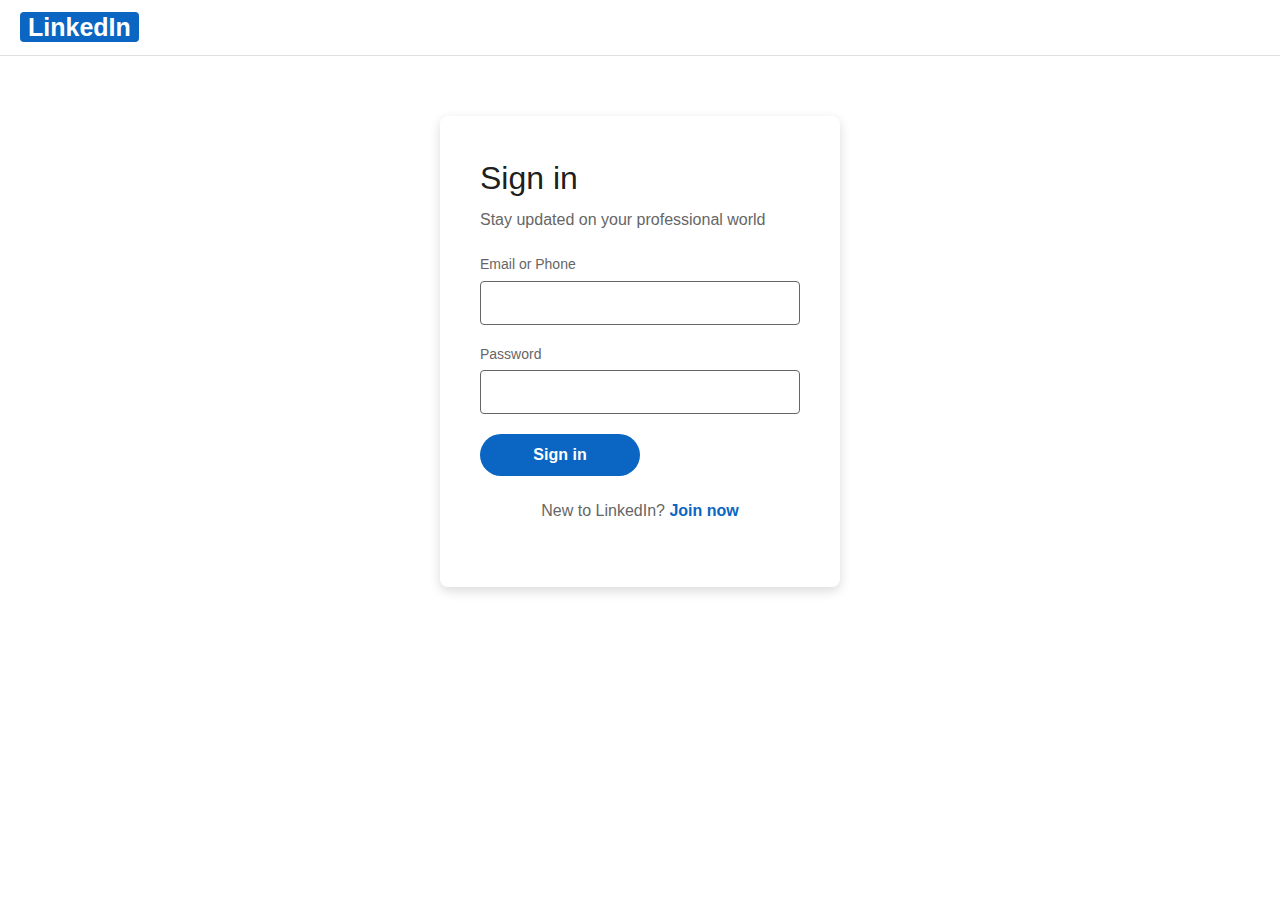
<file: html/index.html>
<!DOCTYPE html>
<html lang="en">
<head>
    <meta charset="UTF-8">
    <meta name="viewport" content="width=device-width, initial-scale=1.0">
    <title>LinkedIn Clone - Login</title>
    <link rel="stylesheet" href="../css/styles.css">
    <link rel="stylesheet" href="../css/signUP.css">

</head>
<body>
    <div class="login-container">
        <div class="login-header">
            <div class="logo">
                <span class="linkedin-logo">LinkedIn</span>
            </div>
        </div>
        
        <div class="login-form-container">
            <h1>Sign in</h1>
            <p>Stay updated on your professional world</p>
            
            <form id="loginForm" class="login-form">
                <div class="form-group">
                    <label for="email">Email or Phone</label>
                    <input type="email" id="email" name="email" required>
                </div>
                
                <div class="form-group">
                    <label for="password">Password</label>
                    <input type="password" id="password" name="password" required>
                </div>
                
                <button type="submit" class="btn-primary">Sign in</button>
                <div class="signup-link">
                    <p>New to LinkedIn? <a href="signup.html">Join now</a></p>
                </div>
            </form>
        </div>
    </div>
    
    <script src="../js/auth.js"></script>
</body>
</html>
</file>
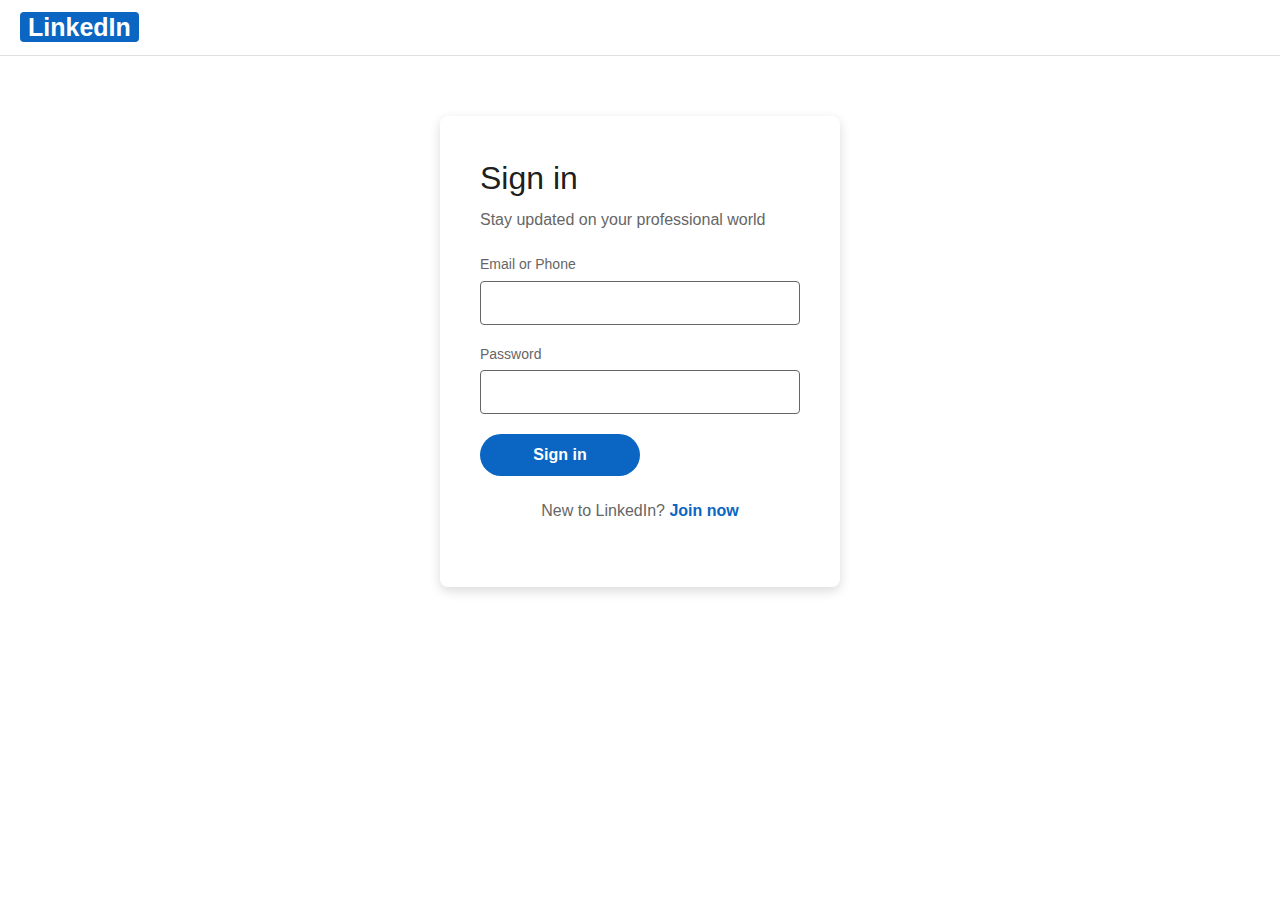
<file: html/aboutUS.html>
<!DOCTYPE html>
<html lang="en">
  <head>
    <meta charset="UTF-8" />
    <meta name="viewport" content="width=device-width, initial-scale=1.0" />
    <title>About us</title>
    <link rel="stylesheet" href="../css/aboutUS.css" />
  </head>
  <body>
    <div class="login-container">
      <div class="login-header">
        <div class="logo">
          <span class="linkedin-logo">LinkedIn</span>
        </div>
      </div>

      <div class="hero-section">
        <div class="background-overlay"></div>
        <div class="hero-content">
          <img
            id="imgh"
            src="https://static.vecteezy.com/system/resources/previews/021/460/490/original/linkedin-logo-free-download-free-png.png"
            alt="LinkedIn Icon"
            class="about-logo"
          />
          <h1>About LinkedIn</h1>
          <p class="subtitle">
            Welcome to LinkedIn, the world's largest professional network with
            more than<br />
            1 billion members in more than 200 countries and territories
            worldwide.
          </p>
          <div style="height: 140px"></div>
          <div class="info-block">
            <h2>Vision</h2>
            <p>
              Create economic opportunity for every member of the global
              workforce.
            </p>
          </div>
          <div style="height: 100px"></div>
          <div class="info-block">
            <h2>Mission</h2>
            <p>
              The mission of LinkedIn is simple: connect the world's
              professionals to make them more productive and successful.
            </p>
          </div>
          <div style="height: 100px"></div>
          <div class="info-block">
            <h2>Who are we?</h2>
            <p>
              LinkedIn began in co-founder Reid Hoffman's living room in 2002
              and was officially launched on May 5, 2003.<br />
              &nbsp; Today, LinkedIn leads a diversified business with revenues
              from membership subscriptions, advertising sales and recruitment
              solutions under the leadership of Ryan Roslansky.<br />
              In December 2016, Microsoft completed its acquisition of LinkedIn,
              bringing together the world's leading professional cloud and the
              world's leading professional network.
              <br /><br />
            </p>
          </div>
        </div>
      </div>

      <!-- Info Cards Section -->
      <div class="info-section">
        <div class="info-container">
          <h2>For more information about our company</h2>
          <div class="card-row">
            <div class="card">
              <img
                id="imgc"
                src="https://content.linkedin.com/content/dam/me/about/home-page/footer/AU-resources-ProdsServs.svg.original.svg"
                alt="Products and services"
              />
              <div class="card-title">Products and services</div>
              <div class="card-text">
                Grow your business with our unique mix of products.
              </div>
              <a href="#">Learn more</a>
            </div>
            <div class="card">
              <img
                id="imgc"
                src="https://content.linkedin.com/content/dam/me/about/home-page/footer/AU-resources-CompanyPg-v02.svg.original.svg"
                alt="Company Page"
              />
              <div class="card-title">Company Page</div>
              <div class="card-text">
                Connect with the world's largest network of professionals.
              </div>
              <a href="#">Learn more</a>
            </div>
            <div class="card">
              <img
                id="imgc"
                src="https://content.linkedin.com/content/dam/me/about/home-page/footer/AU-resources-Pressroom.svg.original.svg"
                alt="Pressroom"
              />
              <div class="card-title">Pressroom</div>
              <div class="card-text">
                Explore the latest LinkedIn news, updates, and reports.
              </div>
              <a href="#">Learn more</a>
            </div>
            <div class="card">
              <img
                id="imgc"
                src="https://content.linkedin.com/content/dam/me/about/home-page/footer/AU-resources-Branding.svg.original.svg"
                alt="Branding policies"
              />
              <div class="card-title">Branding policies</div>
              <div class="card-text">
                Find up-to-date guidelines on LinkedIn brand usage.
              </div>
              <a href="#">Learn more</a>
            </div>
          </div>
        </div>
      </div>
    </div>

    <footer>
        <div class="footer-links">
            <span>About</span>
            <span>Cookie Policy</span>
            <span>Privacy Policy</span>
            <span>Your California Privacy Choices</span>
            <span>User Agreement</span>
            <span>Accessibility</span>
            <span>Impressum</span>
        </div>
        <div class="footer-bottom">
            <span>© LinkedIn Corporation 2025</span>
        </div>
    </footer>
    <script src="../js/auth.js"></script>
  </body>
</html>
</file>
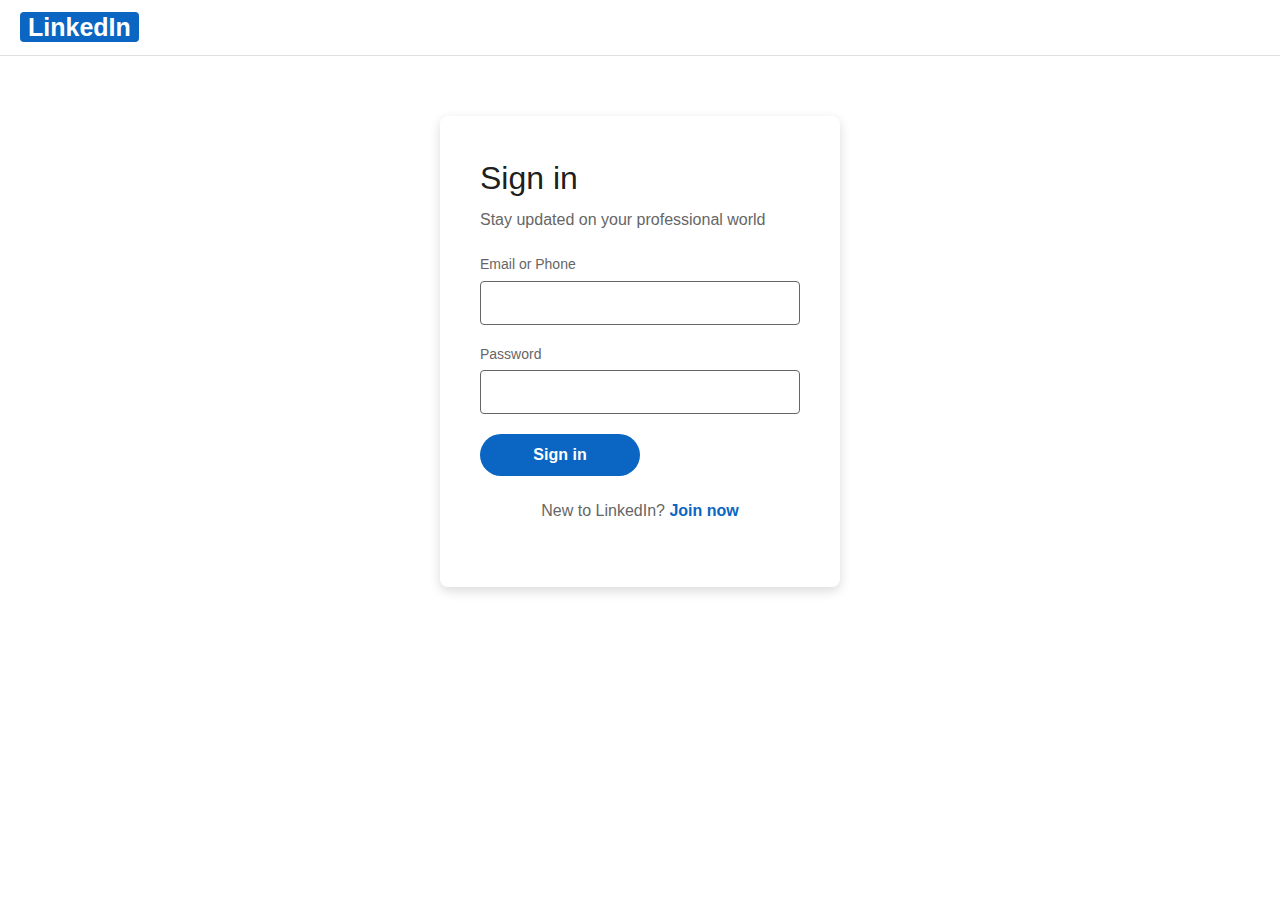
<file: html/connections.html>
<!DOCTYPE html>
<html lang="en">

<head>
    <meta charset="UTF-8">
    <meta name="viewport" content="width=device-width, initial-scale=1.0">
    <title>LinkedIn Clone - My Network</title>
    <link rel="stylesheet" href="../css/styles.css">
</head>
<body>
    <nav class="navbar">
        <div class="nav-container">
            <div class="nav-left">
                <div class="logo">
                    <span class="linkedin-logo">in</span>
                </div>
                <div class="search-box">
                    <input type="text" placeholder="Search">
                </div>
            </div>
            <div class="nav-right">
                <a href="home.html" class="nav-item active">
                    <span class="icon">
                        <svg xmlns="http://www.w3.org/2000/svg" fill="none" viewBox="0 0 24 24" 
                             stroke-width="1.5" stroke="currentColor" class="size-6">
                            <path stroke-linecap="round" stroke-linejoin="round" 
                                  d="m2.25 12 8.954-8.955c.44-.439 1.152-.439 
                                     1.591 0L21.75 12M4.5 9.75v10.125c0 
                                     .621.504 1.125 1.125 1.125H9.75v-4.875
                                     c0-.621.504-1.125 1.125-1.125h2.25c.621 
                                     0 1.125.504 1.125 1.125V21h4.125c.621 0 
                                     1.125-.504 1.125-1.125V9.75M8.25 21h8.25" />
                        </svg>
                    </span>
                    <span>Home</span>
                </a>
                
                <a href="#" class="nav-item">
                    <span class="icon2">
                        <svg xmlns="http://www.w3.org/2000/svg" fill="none" viewBox="0 0 24 24" stroke-width="1.5" stroke="currentColor" class="size-6">
                            <path stroke-linecap="round" stroke-linejoin="round" d="m6.115 5.19.319 1.913A6 6 0 0 0 8.11 10.36L9.75 12l-.387.775c-.217.433-.132.956.21 1.298l1.348 1.348c.21.21.329.497.329.795v1.089c0 .426.24.815.622 1.006l.153.076c.433.217.956.132 1.298-.21l.723-.723a8.7 8.7 0 0 0 2.288-4.042 1.087 1.087 0 0 0-.358-1.099l-1.33-1.108c-.251-.21-.582-.299-.905-.245l-1.17.195a1.125 1.125 0 0 1-.98-.314l-.295-.295a1.125 1.125 0 0 1 0-1.591l.13-.132a1.125 1.125 0 0 1 1.3-.21l.603.302a.809.809 0 0 0 1.086-1.086L14.25 7.5l1.256-.837a4.5 4.5 0 0 0 1.528-1.732l.146-.292M6.115 5.19A9 9 0 1 0 17.18 4.64M6.115 5.19A8.965 8.965 0 0 1 12 3c1.929 0 3.716.607 5.18 1.64" />
                          </svg>
                    </span>
                    <span>My Network</span>
                </a>
                <a href="#" class="nav-item">
                    <span class="icon3">
                        <svg xmlns="http://www.w3.org/2000/svg" viewBox="0 0 24 24" fill="currentColor" class="size-6">
                            <path fill-rule="evenodd" d="M7.5 5.25a3 3 0 0 1 3-3h3a3 3 0 0 1 3 3v.205c.933.085 1.857.197 2.774.334 1.454.218 2.476 1.483 2.476 2.917v3.033c0 1.211-.734 2.352-1.936 2.752A24.726 24.726 0 0 1 12 15.75c-2.73 0-5.357-.442-7.814-1.259-1.202-.4-1.936-1.541-1.936-2.752V8.706c0-1.434 1.022-2.7 2.476-2.917A48.814 48.814 0 0 1 7.5 5.455V5.25Zm7.5 0v.09a49.488 49.488 0 0 0-6 0v-.09a1.5 1.5 0 0 1 1.5-1.5h3a1.5 1.5 0 0 1 1.5 1.5Zm-3 8.25a.75.75 0 1 0 0-1.5.75.75 0 0 0 0 1.5Z" clip-rule="evenodd" />
                            <path d="M3 18.4v-2.796a4.3 4.3 0 0 0 .713.31A26.226 26.226 0 0 0 12 17.25c2.892 0 5.68-.468 8.287-1.335.252-.084.49-.189.713-.311V18.4c0 1.452-1.047 2.728-2.523 2.923-2.12.282-4.282.427-6.477.427a49.19 49.19 0 0 1-6.477-.427C4.047 21.128 3 19.852 3 18.4Z" />
                          </svg>
                          
                    </span>
                    <span>Jobs</span>
                </a>
                <a href="#" class="nav-item">
                    <span class="icon4">
                        <svg xmlns="http://www.w3.org/2000/svg" viewBox="0 0 24 24" fill="currentColor" class="size-6">
                            <path d="M4.913 2.658c2.075-.27 4.19-.408 6.337-.408 2.147 0 4.262.139 6.337.408 1.922.25 3.291 1.861 3.405 3.727a4.403 4.403 0 0 0-1.032-.211 50.89 50.89 0 0 0-8.42 0c-2.358.196-4.04 2.19-4.04 4.434v4.286a4.47 4.47 0 0 0 2.433 3.984L7.28 21.53A.75.75 0 0 1 6 21v-4.03a48.527 48.527 0 0 1-1.087-.128C2.905 16.58 1.5 14.833 1.5 12.862V6.638c0-1.97 1.405-3.718 3.413-3.979Z" />
                            <path d="M15.75 7.5c-1.376 0-2.739.057-4.086.169C10.124 7.797 9 9.103 9 10.609v4.285c0 1.507 1.128 2.814 2.67 2.94 1.243.102 2.5.157 3.768.165l2.782 2.781a.75.75 0 0 0 1.28-.53v-2.39l.33-.026c1.542-.125 2.67-1.433 2.67-2.94v-4.286c0-1.505-1.125-2.811-2.664-2.94A49.392 49.392 0 0 0 15.75 7.5Z" />
                          </svg>
                          
                    </span>
                    <span>Messaging</span>
                </a>
                <a href="#" class="nav-item">
                    <span class="icon4"> 
                        <svg xmlns="http://www.w3.org/2000/svg" viewBox="0 0 24 24" fill="currentColor" class="size-6">
                            <path d="M5.85 3.5a.75.75 0 0 0-1.117-1 9.719 9.719 0 0 0-2.348 4.876.75.75 0 0 0 1.479.248A8.219 8.219 0 0 1 5.85 3.5ZM19.267 2.5a.75.75 0 1 0-1.118 1 8.22 8.22 0 0 1 1.987 4.124.75.75 0 0 0 1.48-.248A9.72 9.72 0 0 0 19.266 2.5Z" />
                            <path fill-rule="evenodd" d="M12 2.25A6.75 6.75 0 0 0 5.25 9v.75a8.217 8.217 0 0 1-2.119 5.52.75.75 0 0 0 .298 1.206c1.544.57 3.16.99 4.831 1.243a3.75 3.75 0 1 0 7.48 0 24.583 24.583 0 0 0 4.83-1.244.75.75 0 0 0 .298-1.205 8.217 8.217 0 0 1-2.118-5.52V9A6.75 6.75 0 0 0 12 2.25ZM9.75 18c0-.034 0-.067.002-.1a25.05 25.05 0 0 0 4.496 0l.002.1a2.25 2.25 0 1 1-4.5 0Z" clip-rule="evenodd" />
                          </svg>
                          
                    </span>
                    <span>Notifications</span>
                </a>
                <a href="profile.html" class="nav-item active">
                    <span class="pfp"></span>
                    <span>Me</span>
                </a>
                <button onclick="logout()" class="logout-btn">Logout</button>
            </div>
        </div>
    </nav>

    <div class="main-container">
        <div class="network-sidebar">
            <div class="network-stats">
                <h3>Manage my network</h3>
                <div class="stat-item">
                    <span>Connections</span>
                    <span class="stat-number">512</span>
                </div>
                <div class="stat-item">
                    <span>Followers</span>
                    <span class="stat-number">1,247</span>
                </div>
                <div class="stat-item">
                    <span>Following</span>
                    <span class="stat-number">389</span>
                </div>
            </div>

            <div class="network-menu">
                <a href="#" class="menu-item active">People you may know</a>
                <a href="#" class="menu-item">Grow your network</a>
                <a href="#" class="menu-item">All connections</a>
            </div>
        </div>

        <div class="network-main">
            <div class="network-header">
                <h2>People you may know</h2>
                <p>Based on your profile and activity</p>
            </div>

            <div class="suggestions-grid">
                <div class="suggestion-card">
                    <div class="suggestion-avatar-1"></div>
                    <div class="suggestion-info">
                        <h3>Sarah Johnson</h3>
                        <p>UX Designer at DesignCorp</p>
                    </div>
                    <p class="mutual-connections">3 mutual connections</p>
                    <div class="suggestion-actions">
                        <button class="btn-primary">✓</button>
                        <button class="btn-secondary">✕</button>
                    </div>
                </div>

                <div class="suggestion-card">
                    <div class="suggestion-avatar"></div>
                    <h3>Michael Chen</h3>
                    <p>Data Scientist at AI Corp</p>
                    <p class="mutual-connections">5 mutual connections</p>
                    <div class="suggestion-actions">
                        <button class="accept">Connect</button>
                        <button class="reject">✕</button>
                    </div>
                </div>

                <div class="suggestion-card">
                    <div class="suggestion-avatar"></div>
                    <h3>Emily Rodriguez</h3>
                    <p>Product Manager at TechStart</p>
                    <p class="mutual-connections">2 mutual connections</p>
                    <div class="suggestion-actions">
                        <button class="btn-primary">Connect</button>
                        <button class="btn-secondary">✕</button>
                    </div>
                </div>

                <div class="suggestion-card">
                    <div class="suggestion-avatar"></div>
                    <h3>David Wilson</h3>
                    <p>Software Engineer at DevCorp</p>
                    <p class="mutual-connections">8 mutual connections</p>
                    <div class="suggestion-actions">
                        <button class="btn-primary">Connect</button>
                        <button class="btn-secondary">✕</button>
                    </div>
                </div>

                <div class="suggestion-card">
                    <div class="suggestion-avatar"></div>
                    <h3>Lisa Thompson</h3>
                    <p>Marketing Director at BrandCo</p>
                    <p class="mutual-connections">1 mutual connection</p>
                    <div class="suggestion-actions">
                        <button class="btn-primary">Connect</button>
                        <button class="btn-secondary">✕</button>
                    </div>
                </div>

                <div class="suggestion-card">
                    <div class="suggestion-avatar"></div>
                    <h3>James Martinez</h3>
                    <p>Full Stack Developer at WebCorp</p>
                    <p class="mutual-connections">6 mutual connections</p>
                    <div class="suggestion-actions">
                        <button class="btn-primary">Connect</button>
                        <button class="btn-secondary">✕</button>
                    </div>
                </div>
            </div>

            <div class="invitations-section">
                <h3>Invitations</h3>
                <div class="invitation-item">
                    <div class="invitation-avatar"></div>
                    <div class="invitation-info">
                        <h4>Alex Kumar</h4>
                        <p>wants to connect</p>
                        <p class="invitation-message">"I'd like to add you to my professional network."</p>
                    </div>
                    <div class="invitation-actions">
                        <button class="btn-primary">Accept</button>
                        <button class="btn-secondary">Ignore</button>
                    </div>
                </div>

                <div class="invitation-item">
                    <div class="invitation-avatar"></div>
                    <div class="invitation-info">
                        <h4>Rachel Green</h4>
                        <p>wants to connect</p>
                        <p class="invitation-message">"Let's connect and share professional insights!"</p>
                    </div>
                    <div class="invitation-actions">
                        <button class="btn-primary">Accept</button>
                        <button class="btn-secondary">Ignore</button>
                    </div>
                </div>
            </div>
        </div>

        <div class="network-sidebar-right">
            <div class="sidebar-section">
                <h3>Add personal contacts</h3>
                <p>We'll periodically import and store your contacts to help you and others connect.</p>
                <button class="btn-outline">Continue</button>
            </div>

            <div class="footer-section">
                <div class="footer-links">
                    <a href="#">About</a>
                    <a href="#">Accessibility</a>
                    <a href="#">Help Center</a>
                    <a href="#">Privacy & Terms</a>
                    <a href="#">Ad Choices</a>
                    <a href="#">Advertising</a>
                    <a href="#">Business Services</a>
                    <a href="#">Get the LinkedIn app</a>
                    <a href="#">More</a>
                </div>
                <div class="footer-brand">
                    <span class="linkedin-logo-small">in</span>
                    <span>LinkedIn Corporation © 2024</span>
                </div>
            </div>
        </div>
    </div>

    <script src="../js/auth.js"></script>
    <script src="../js/app.js"></script>
</body>

</html>
</file>
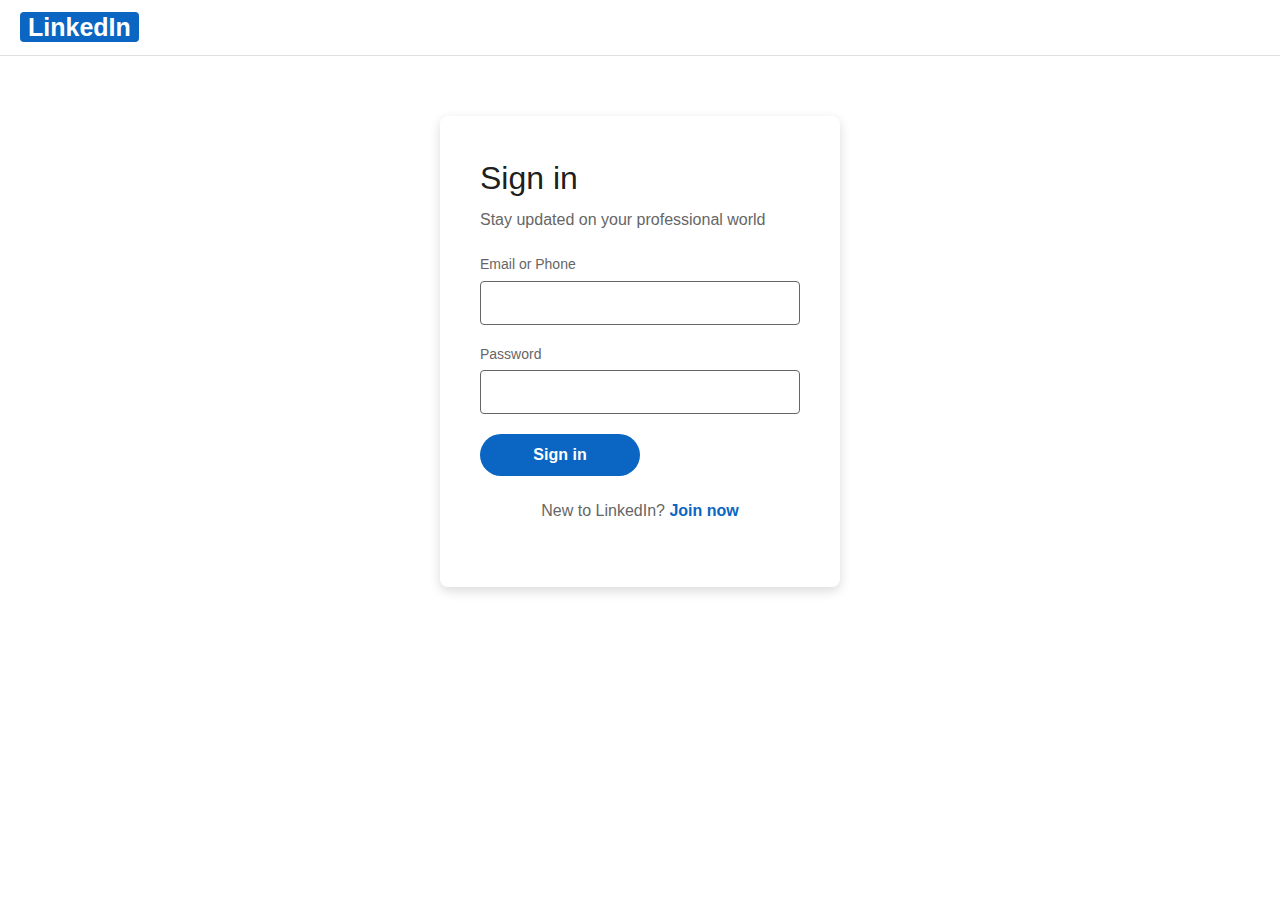
<file: html/home.html>
<!DOCTYPE html>
<html lang="en">
<head>
    <meta charset="UTF-8">
    <meta name="viewport" content="width=device-width, initial-scale=1.0">
    <title>LinkedIn Clone - Home</title>
    <link rel="stylesheet" href="../css/styles.css">
</head>
<body>
    <nav class="navbar">
        <div class="nav-container">
            <div class="nav-left">
                <div class="logo">
                    <span class="linkedin-logo">in</span>
                </div>
                <div class="search-box">
                    <input type="text" placeholder="Search">
                </div>
            </div>
            <div class="nav-right">
                <a href="home.html" class="nav-item active">
                    <span class="icon">
                        <svg xmlns="http://www.w3.org/2000/svg" fill="none" viewBox="0 0 24 24" 
                             stroke-width="1.5" stroke="currentColor" class="size-6">
                            <path stroke-linecap="round" stroke-linejoin="round" 
                                  d="m2.25 12 8.954-8.955c.44-.439 1.152-.439 
                                     1.591 0L21.75 12M4.5 9.75v10.125c0 
                                     .621.504 1.125 1.125 1.125H9.75v-4.875
                                     c0-.621.504-1.125 1.125-1.125h2.25c.621 
                                     0 1.125.504 1.125 1.125V21h4.125c.621 0 
                                     1.125-.504 1.125-1.125V9.75M8.25 21h8.25" />
                        </svg>
                    </span>
                    <span>Home</span>
                </a>
                
                <a href="connections.html" class="nav-item">
                    <span class="icon2">
                        <svg xmlns="http://www.w3.org/2000/svg" fill="none" viewBox="0 0 24 24" stroke-width="1.5" stroke="currentColor" class="size-6">
                            <path stroke-linecap="round" stroke-linejoin="round" d="m6.115 5.19.319 1.913A6 6 0 0 0 8.11 10.36L9.75 12l-.387.775c-.217.433-.132.956.21 1.298l1.348 1.348c.21.21.329.497.329.795v1.089c0 .426.24.815.622 1.006l.153.076c.433.217.956.132 1.298-.21l.723-.723a8.7 8.7 0 0 0 2.288-4.042 1.087 1.087 0 0 0-.358-1.099l-1.33-1.108c-.251-.21-.582-.299-.905-.245l-1.17.195a1.125 1.125 0 0 1-.98-.314l-.295-.295a1.125 1.125 0 0 1 0-1.591l.13-.132a1.125 1.125 0 0 1 1.3-.21l.603.302a.809.809 0 0 0 1.086-1.086L14.25 7.5l1.256-.837a4.5 4.5 0 0 0 1.528-1.732l.146-.292M6.115 5.19A9 9 0 1 0 17.18 4.64M6.115 5.19A8.965 8.965 0 0 1 12 3c1.929 0 3.716.607 5.18 1.64" />
                          </svg>
                    </span>
                    <span>My Network</span>
                </a>
                <a href="#" class="nav-item">
                    <span class="icon3">
                        <svg xmlns="http://www.w3.org/2000/svg" viewBox="0 0 24 24" fill="currentColor" class="size-6">
                            <path fill-rule="evenodd" d="M7.5 5.25a3 3 0 0 1 3-3h3a3 3 0 0 1 3 3v.205c.933.085 1.857.197 2.774.334 1.454.218 2.476 1.483 2.476 2.917v3.033c0 1.211-.734 2.352-1.936 2.752A24.726 24.726 0 0 1 12 15.75c-2.73 0-5.357-.442-7.814-1.259-1.202-.4-1.936-1.541-1.936-2.752V8.706c0-1.434 1.022-2.7 2.476-2.917A48.814 48.814 0 0 1 7.5 5.455V5.25Zm7.5 0v.09a49.488 49.488 0 0 0-6 0v-.09a1.5 1.5 0 0 1 1.5-1.5h3a1.5 1.5 0 0 1 1.5 1.5Zm-3 8.25a.75.75 0 1 0 0-1.5.75.75 0 0 0 0 1.5Z" clip-rule="evenodd" />
                            <path d="M3 18.4v-2.796a4.3 4.3 0 0 0 .713.31A26.226 26.226 0 0 0 12 17.25c2.892 0 5.68-.468 8.287-1.335.252-.084.49-.189.713-.311V18.4c0 1.452-1.047 2.728-2.523 2.923-2.12.282-4.282.427-6.477.427a49.19 49.19 0 0 1-6.477-.427C4.047 21.128 3 19.852 3 18.4Z" />
                          </svg>
                          
                    </span>
                    <span>Jobs</span>
                </a>
                <a href="#" class="nav-item">
                    <span class="icon4">
                        <svg xmlns="http://www.w3.org/2000/svg" viewBox="0 0 24 24" fill="currentColor" class="size-6">
                            <path d="M4.913 2.658c2.075-.27 4.19-.408 6.337-.408 2.147 0 4.262.139 6.337.408 1.922.25 3.291 1.861 3.405 3.727a4.403 4.403 0 0 0-1.032-.211 50.89 50.89 0 0 0-8.42 0c-2.358.196-4.04 2.19-4.04 4.434v4.286a4.47 4.47 0 0 0 2.433 3.984L7.28 21.53A.75.75 0 0 1 6 21v-4.03a48.527 48.527 0 0 1-1.087-.128C2.905 16.58 1.5 14.833 1.5 12.862V6.638c0-1.97 1.405-3.718 3.413-3.979Z" />
                            <path d="M15.75 7.5c-1.376 0-2.739.057-4.086.169C10.124 7.797 9 9.103 9 10.609v4.285c0 1.507 1.128 2.814 2.67 2.94 1.243.102 2.5.157 3.768.165l2.782 2.781a.75.75 0 0 0 1.28-.53v-2.39l.33-.026c1.542-.125 2.67-1.433 2.67-2.94v-4.286c0-1.505-1.125-2.811-2.664-2.94A49.392 49.392 0 0 0 15.75 7.5Z" />
                          </svg>
                          
                    </span>
                    <span>Messaging</span>
                </a>
                <a href="#" class="nav-item">
                    <span class="icon4"> 
                        <svg xmlns="http://www.w3.org/2000/svg" viewBox="0 0 24 24" fill="currentColor" class="size-6">
                            <path d="M5.85 3.5a.75.75 0 0 0-1.117-1 9.719 9.719 0 0 0-2.348 4.876.75.75 0 0 0 1.479.248A8.219 8.219 0 0 1 5.85 3.5ZM19.267 2.5a.75.75 0 1 0-1.118 1 8.22 8.22 0 0 1 1.987 4.124.75.75 0 0 0 1.48-.248A9.72 9.72 0 0 0 19.266 2.5Z" />
                            <path fill-rule="evenodd" d="M12 2.25A6.75 6.75 0 0 0 5.25 9v.75a8.217 8.217 0 0 1-2.119 5.52.75.75 0 0 0 .298 1.206c1.544.57 3.16.99 4.831 1.243a3.75 3.75 0 1 0 7.48 0 24.583 24.583 0 0 0 4.83-1.244.75.75 0 0 0 .298-1.205 8.217 8.217 0 0 1-2.118-5.52V9A6.75 6.75 0 0 0 12 2.25ZM9.75 18c0-.034 0-.067.002-.1a25.05 25.05 0 0 0 4.496 0l.002.1a2.25 2.25 0 1 1-4.5 0Z" clip-rule="evenodd" />
                          </svg>
                          
                    </span>
                    <span>Notifications</span>
                </a>
                <a href="profile.html" class="nav-item active">
                    <span class="pfp"></span>
                    <span>Me</span>
                </a>
                <button onclick="logout()" class="logout-btn">Logout</button>
            </div>
        </div>
    </nav>

    <div class="main-container">
        <div class="left-sidebar">
            <div class="profile-card">
                <div class="profile-cover"></div>
                <div class="profile-info">
                    <div class="profile-avatar"></div>
                    <h3 id="userFullName">User Name</h3>
                    <p id="userTitle">Professional Title</p>
                </div>
                <div class="profile-stats">
                    <div class="stat-item">
                        <span>Profile viewers</span>
                        <span class="stat-number">98</span>
                    </div>
                    <div class="stat-item">
                        <span>Post impressions</span>
                        <span class="stat-number">49</span>
                    </div>
                </div>
            </div>

            <div class="sidebar-section">
                <h4>Groups</h4>
                <p>Discover more groups</p>
            </div>

            <div class="sidebar-section">
                <h4>Events</h4>
                <p>Discover events</p>
            </div>
        </div>

        <div class="main-content">
            <div class="post-composer">
                <div class="composer-header">
                    <div class="composer-avatar"></div>
                    <input type="text" placeholder="Start a post">
                </div>
                <div class="composer-actions">
                    <button class="composer-btn">
                        <span class="cam">
                        <svg xmlns="http://www.w3.org/2000/svg" viewBox="0 0 24 24" fill="currentColor" class="size-6">
                            <path d="M12 9a3.75 3.75 0 1 0 0 7.5A3.75 3.75 0 0 0 12 9Z" />
                            <path fill-rule="evenodd" d="M9.344 3.071a49.52 49.52 0 0 1 5.312 0c.967.052 1.83.585 2.332 1.39l.821 1.317c.24.383.645.643 1.11.71.386.054.77.113 1.152.177 1.432.239 2.429 1.493 2.429 2.909V18a3 3 0 0 1-3 3h-15a3 3 0 0 1-3-3V9.574c0-1.416.997-2.67 2.429-2.909.382-.064.766-.123 1.151-.178a1.56 1.56 0 0 0 1.11-.71l.822-1.315a2.942 2.942 0 0 1 2.332-1.39ZM6.75 12.75a5.25 5.25 0 1 1 10.5 0 5.25 5.25 0 0 1-10.5 0Zm12-1.5a.75.75 0 1 0 0-1.5.75.75 0 0 0 0 1.5Z" clip-rule="evenodd" />
                          </svg> <h5>Photo</h5>
                        </span>
                    </button>
                    <button class="composer-btn">
                        <span class="vid">
                            <svg xmlns="http://www.w3.org/2000/svg" viewBox="0 0 24 24" fill="currentColor" class="size-6">
                                <path d="M4.5 4.5a3 3 0 0 0-3 3v9a3 3 0 0 0 3 3h8.25a3 3 0 0 0 3-3v-9a3 3 0 0 0-3-3H4.5ZM19.94 18.75l-2.69-2.69V7.94l2.69-2.69c.944-.945 2.56-.276 2.56 1.06v11.38c0 1.336-1.616 2.005-2.56 1.06Z" />
                              </svg>
                               <h5>Video</h5>
                            </span>
                    </button>
                    <button class="composer-btn">
                        <span class="art">
                            <svg xmlns="http://www.w3.org/2000/svg" viewBox="0 0 24 24" fill="currentColor" class="size-6">
                                <path fill-rule="evenodd" d="M4.125 3C3.089 3 2.25 3.84 2.25 4.875V18a3 3 0 0 0 3 3h15a3 3 0 0 1-3-3V4.875C17.25 3.839 16.41 3 15.375 3H4.125ZM12 9.75a.75.75 0 0 0 0 1.5h1.5a.75.75 0 0 0 0-1.5H12Zm-.75-2.25a.75.75 0 0 1 .75-.75h1.5a.75.75 0 0 1 0 1.5H12a.75.75 0 0 1-.75-.75ZM6 12.75a.75.75 0 0 0 0 1.5h7.5a.75.75 0 0 0 0-1.5H6Zm-.75 3.75a.75.75 0 0 1 .75-.75h7.5a.75.75 0 0 1 0 1.5H6a.75.75 0 0 1-.75-.75ZM6 6.75a.75.75 0 0 0-.75.75v3c0 .414.336.75.75.75h3a.75.75 0 0 0 .75-.75v-3A.75.75 0 0 0 9 6.75H6Z" clip-rule="evenodd" />
                                <path d="M18.75 6.75h1.875c.621 0 1.125.504 1.125 1.125V18a1.5 1.5 0 0 1-3 0V6.75Z" />
                              </svg>
                              
                               <h5>Write Article</h5>
                            </span>
                    </button>
                </div>
            </div>

            <div class="feed">
                <div class="post">
                    <div class="post-header">
                        <div class="post-avatar-1"></div>
                        <div class="post-info">
                            <h4>Ishant Sharma</h4>
                            <p>Software Engineer at Tech Corp • 2h</p>
                        </div>
                    </div>
                    <div class="post-content">
                        <p>Excited to share my latest project! Building amazing things with cutting-edge technology. #coding #tech #innovation</p>
                    </div>
                    <div class="post-stats">
                        <span>👍 15 reactions • 5 comments</span>
                    </div>
                    <div class="post-actions">
                        <button class="action-btn">
                            <svg xmlns="http://www.w3.org/2000/svg" viewBox="0 0 24 24" fill="currentColor" class="size-6">
                                <path d="M7.493 18.5c-.425 0-.82-.236-.975-.632A7.48 7.48 0 0 1 6 15.125c0-1.75.599-3.358 1.602-4.634.151-.192.373-.309.6-.397.473-.183.89-.514 1.212-.924a9.042 9.042 0 0 1 2.861-2.4c.723-.384 1.35-.956 1.653-1.715a4.498 4.498 0 0 0 .322-1.672V2.75A.75.75 0 0 1 15 2a2.25 2.25 0 0 1 2.25 2.25c0 1.152-.26 2.243-.723 3.218-.266.558.107 1.282.725 1.282h3.126c1.026 0 1.945.694 2.054 1.715.045.422.068.85.068 1.285a11.95 11.95 0 0 1-2.649 7.521c-.388.482-.987.729-1.605.729H14.23c-.483 0-.964-.078-1.423-.23l-3.114-1.04a4.501 4.501 0 0 0-1.423-.23h-.777ZM2.331 10.727a11.969 11.969 0 0 0-.831 4.398 12 12 0 0 0 .52 3.507C2.28 19.482 3.105 20 3.994 20H4.9c.445 0 .72-.498.523-.898a8.963 8.963 0 0 1-.924-3.977c0-1.708.476-3.305 1.302-4.666.245-.403-.028-.959-.5-.959H4.25c-.832 0-1.612.453-1.918 1.227Z" />
                              </svg>
                              
                              
                        </span>
                        <h6>Like</h6></button>
                        </button>
                        <button class="action-btn">
                            <span class="share">
                                <svg xmlns="http://www.w3.org/2000/svg" viewBox="0 0 24 24" fill="currentColor" class="size-6">
                                    <path fill-rule="evenodd" d="M5.337 21.718a6.707 6.707 0 0 1-.533-.074.75.75 0 0 1-.44-1.223 3.73 3.73 0 0 0 .814-1.686c.023-.115-.022-.317-.254-.543C3.274 16.587 2.25 14.41 2.25 12c0-5.03 4.428-9 9.75-9s9.75 3.97 9.75 9c0 5.03-4.428 9-9.75 9-.833 0-1.643-.097-2.417-.279a6.721 6.721 0 0 1-4.246.997Z" clip-rule="evenodd" />
                                  </svg>
                                  
                            </span>
                            <h6>Comment</h6>
                        </button>
                        <button class="action-btn">
                            <span class="share">
                                <svg xmlns="http://www.w3.org/2000/svg" viewBox="0 0 24 24" fill="currentColor" class="size-6">
                                    <path fill-rule="evenodd" d="M4.755 10.059a7.5 7.5 0 0 1 12.548-3.364l1.903 1.903h-3.183a.75.75 0 1 0 0 1.5h4.992a.75.75 0 0 0 .75-.75V4.356a.75.75 0 0 0-1.5 0v3.18l-1.9-1.9A9 9 0 0 0 3.306 9.67a.75.75 0 1 0 1.45.388Zm15.408 3.352a.75.75 0 0 0-.919.53 7.5 7.5 0 0 1-12.548 3.364l-1.902-1.903h3.183a.75.75 0 0 0 0-1.5H2.984a.75.75 0 0 0-.75.75v4.992a.75.75 0 0 0 1.5 0v-3.18l1.9 1.9a9 9 0 0 0 15.059-4.035.75.75 0 0 0-.53-.918Z" clip-rule="evenodd" />
                                  </svg>
                            </span> <h6>Repost</h6>
                        </button>
                        <button class="action-btn">
                            <span class="share">
                                <svg xmlns="http://www.w3.org/2000/svg" viewBox="0 0 24 24" fill="currentColor" class="size-6">
                                    <path d="M3.478 2.404a.75.75 0 0 0-.926.941l2.432 7.905H13.5a.75.75 0 0 1 0 1.5H4.984l-2.432 7.905a.75.75 0 0 0 .926.94 60.519 60.519 0 0 0 18.445-8.986.75.75 0 0 0 0-1.218A60.517 60.517 0 0 0 3.478 2.404Z" />
                                  </svg>
                            </span>
                            <h6>Share</h6>
                        </button>
                    </div>
                </div>

                <div class="post">
                    <div class="post-header">
                        <div class="post-avatar-2"></div>
                        <div class="post-info">
                            <h4>Hiten Jindal</h4>
                            <p>Product Manager at StartupCo • 4h</p>
                        </div>
                    </div>
                    <div class="post-content">
                        <p>Great insights from today's team meeting. Love working with such talented people! 🚀</p>
                    </div>
                    <div class="post-stats">
                        <span>❤️ 23 reactions • 8 comments</span>
                    </div>
                    <div class="post-actions">
                        <button class="action-btn"><span class="share">
                            <svg xmlns="http://www.w3.org/2000/svg" viewBox="0 0 24 24" fill="currentColor" class="size-6">
                                <path d="M7.493 18.5c-.425 0-.82-.236-.975-.632A7.48 7.48 0 0 1 6 15.125c0-1.75.599-3.358 1.602-4.634.151-.192.373-.309.6-.397.473-.183.89-.514 1.212-.924a9.042 9.042 0 0 1 2.861-2.4c.723-.384 1.35-.956 1.653-1.715a4.498 4.498 0 0 0 .322-1.672V2.75A.75.75 0 0 1 15 2a2.25 2.25 0 0 1 2.25 2.25c0 1.152-.26 2.243-.723 3.218-.266.558.107 1.282.725 1.282h3.126c1.026 0 1.945.694 2.054 1.715.045.422.068.85.068 1.285a11.95 11.95 0 0 1-2.649 7.521c-.388.482-.987.729-1.605.729H14.23c-.483 0-.964-.078-1.423-.23l-3.114-1.04a4.501 4.501 0 0 0-1.423-.23h-.777ZM2.331 10.727a11.969 11.969 0 0 0-.831 4.398 12 12 0 0 0 .52 3.507C2.28 19.482 3.105 20 3.994 20H4.9c.445 0 .72-.498.523-.898a8.963 8.963 0 0 1-.924-3.977c0-1.708.476-3.305 1.302-4.666.245-.403-.028-.959-.5-.959H4.25c-.832 0-1.612.453-1.918 1.227Z" />
                              </svg>
                              
                              
                        </span>
                        <h6>Like</h6></button>
                        <button class="action-btn"><span class="share">
                            <svg xmlns="http://www.w3.org/2000/svg" viewBox="0 0 24 24" fill="currentColor" class="size-6">
                                <path fill-rule="evenodd" d="M5.337 21.718a6.707 6.707 0 0 1-.533-.074.75.75 0 0 1-.44-1.223 3.73 3.73 0 0 0 .814-1.686c.023-.115-.022-.317-.254-.543C3.274 16.587 2.25 14.41 2.25 12c0-5.03 4.428-9 9.75-9s9.75 3.97 9.75 9c0 5.03-4.428 9-9.75 9-.833 0-1.643-.097-2.417-.279a6.721 6.721 0 0 1-4.246.997Z" clip-rule="evenodd" />
                              </svg>
                              
                        </span>
                        <h6>Comment</h6></button>
                        <button class="action-btn">
                            <span class="share">
                                <svg xmlns="http://www.w3.org/2000/svg" viewBox="0 0 24 24" fill="currentColor" class="size-6">
                                    <path fill-rule="evenodd" d="M4.755 10.059a7.5 7.5 0 0 1 12.548-3.364l1.903 1.903h-3.183a.75.75 0 1 0 0 1.5h4.992a.75.75 0 0 0 .75-.75V4.356a.75.75 0 0 0-1.5 0v3.18l-1.9-1.9A9 9 0 0 0 3.306 9.67a.75.75 0 1 0 1.45.388Zm15.408 3.352a.75.75 0 0 0-.919.53 7.5 7.5 0 0 1-12.548 3.364l-1.902-1.903h3.183a.75.75 0 0 0 0-1.5H2.984a.75.75 0 0 0-.75.75v4.992a.75.75 0 0 0 1.5 0v-3.18l1.9 1.9a9 9 0 0 0 15.059-4.035.75.75 0 0 0-.53-.918Z" clip-rule="evenodd" />
                                  </svg>
                            </span> <h6>Repost</h6>
                        </button>
                        <button class="action-btn"><span class="share">
                            <svg xmlns="http://www.w3.org/2000/svg" viewBox="0 0 24 24" fill="currentColor" class="size-6">
                                <path d="M3.478 2.404a.75.75 0 0 0-.926.941l2.432 7.905H13.5a.75.75 0 0 1 0 1.5H4.984l-2.432 7.905a.75.75 0 0 0 .926.94 60.519 60.519 0 0 0 18.445-8.986.75.75 0 0 0 0-1.218A60.517 60.517 0 0 0 3.478 2.404Z" />
                              </svg>
                              
                        </span> <h6>Share</h6></button>
                    </div>
                </div>
            </div>
        </div>

        <div class="right-sidebar">
            <div class="news-section">
                <h3>LinkedIn News</h3>
                <div class="news-item">
                    <h4>Tech trends in 2024</h4>
                    <span>3h ago • 2,858 readers</span>
                </div>
                <div class="news-item">
                    <h4>Remote work evolution</h4>
                    <span>5h ago • 1,432 readers</span>
                </div>
                <div class="news-item">
                    <h4>AI in the workplace</h4>
                    <span>1d ago • 4,231 readers</span>
                </div>
            </div>

            <div class="ad-section">
                <p>Ad</p>
                <div class="ad-content">
                    <h4>Enhance your profile</h4>
                    <p>Try Premium for ₹0</p>
                </div>
            </div>

            <div class="footer-section">
                <div class="footer-links">
                    <a href="#">About</a>
                    <a href="#">Accessibility</a>
                    <a href="#">Help Center</a>
                    <a href="#">Privacy & Terms</a>
                    <a href="#">Ad Choices</a>
                    <a href="#">Advertising</a>
                    <a href="#">Business Services</a>
                    <a href="#">Get the LinkedIn app</a>
                    <a href="#">More</a>
                </div>
                <div class="footer-brand">
                    <span class="linkedin-logo-small">in</span>
                    <span>LinkedIn Corporation © 2024</span>
                </div>
            </div>
        </div>
    </div>

    <script src="../js/auth.js"></script>
    <script src="../js/app.js"></script>
</body>
</html>
</file>
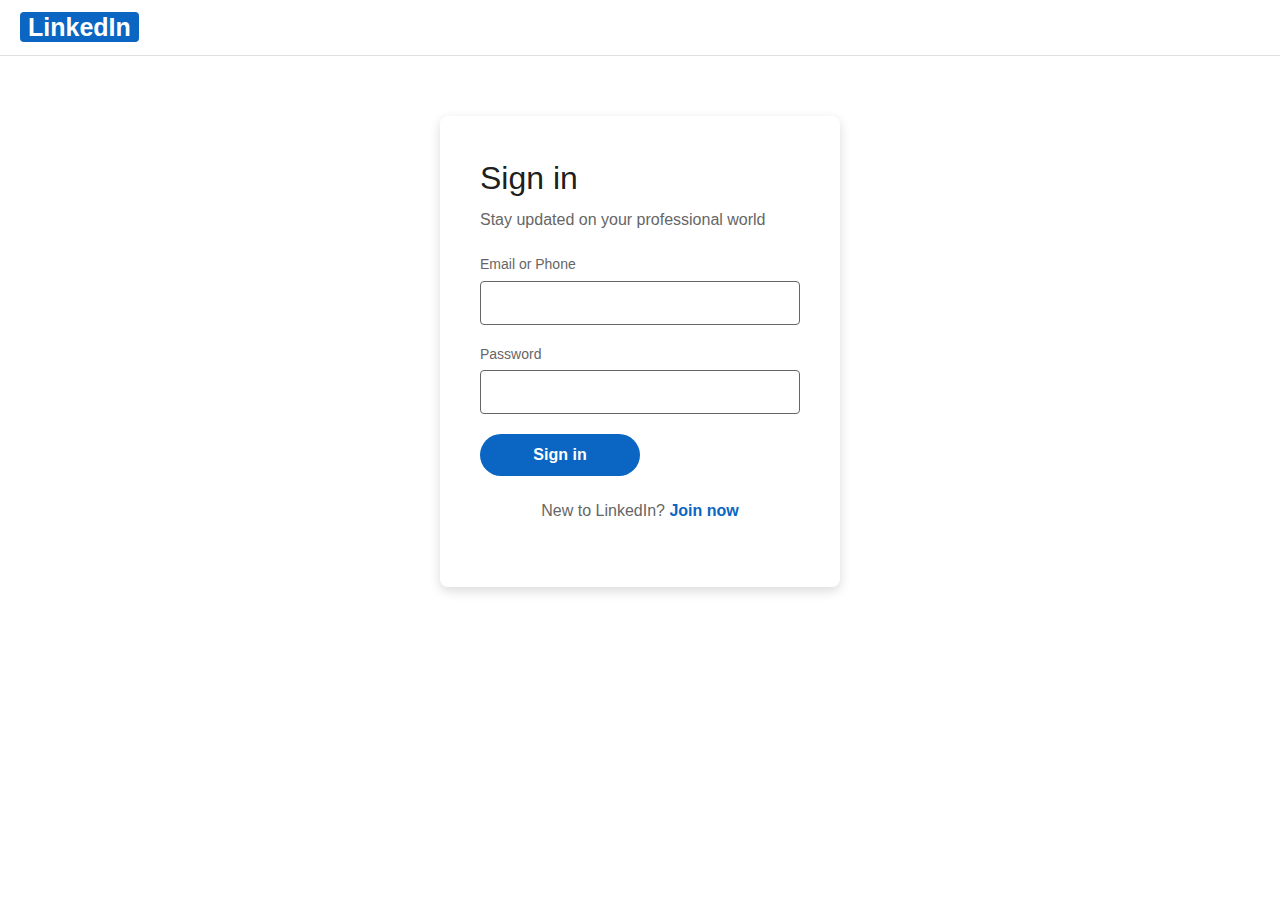
<file: html/profile.html>
<!DOCTYPE html>
<html lang="en">
<head>
    <meta charset="UTF-8">
    <meta name="viewport" content="width=device-width, initial-scale=1.0">
    <title>LinkedIn Clone - Profile</title>
    <link rel="stylesheet" href="../css/styles.css">
</head>
<body>
    <nav class="navbar">
        <div class="nav-container">
            <div class="nav-left">
                <div class="logo">
                    <span class="linkedin-logo">in</span>
                </div>
                <div class="search-box">
                    <input type="text" placeholder="Search">
                </div>
            </div>
            <div class="nav-right">
                <a href="home.html" class="nav-item active">
                    <span class="icon">
                        <svg xmlns="http://www.w3.org/2000/svg" fill="none" viewBox="0 0 24 24" 
                             stroke-width="1.5" stroke="currentColor" class="size-6">
                            <path stroke-linecap="round" stroke-linejoin="round" 
                                  d="m2.25 12 8.954-8.955c.44-.439 1.152-.439 
                                     1.591 0L21.75 12M4.5 9.75v10.125c0 
                                     .621.504 1.125 1.125 1.125H9.75v-4.875
                                     c0-.621.504-1.125 1.125-1.125h2.25c.621 
                                     0 1.125.504 1.125 1.125V21h4.125c.621 0 
                                     1.125-.504 1.125-1.125V9.75M8.25 21h8.25" />
                        </svg>
                    </span>
                    <span>Home</span>
                </a>
                
                <a href="connections.html" class="nav-item">
                    <span class="icon2">
                        <svg xmlns="http://www.w3.org/2000/svg" fill="none" viewBox="0 0 24 24" stroke-width="1.5" stroke="currentColor" class="size-6">
                            <path stroke-linecap="round" stroke-linejoin="round" d="m6.115 5.19.319 1.913A6 6 0 0 0 8.11 10.36L9.75 12l-.387.775c-.217.433-.132.956.21 1.298l1.348 1.348c.21.21.329.497.329.795v1.089c0 .426.24.815.622 1.006l.153.076c.433.217.956.132 1.298-.21l.723-.723a8.7 8.7 0 0 0 2.288-4.042 1.087 1.087 0 0 0-.358-1.099l-1.33-1.108c-.251-.21-.582-.299-.905-.245l-1.17.195a1.125 1.125 0 0 1-.98-.314l-.295-.295a1.125 1.125 0 0 1 0-1.591l.13-.132a1.125 1.125 0 0 1 1.3-.21l.603.302a.809.809 0 0 0 1.086-1.086L14.25 7.5l1.256-.837a4.5 4.5 0 0 0 1.528-1.732l.146-.292M6.115 5.19A9 9 0 1 0 17.18 4.64M6.115 5.19A8.965 8.965 0 0 1 12 3c1.929 0 3.716.607 5.18 1.64" />
                          </svg>
                    </span>
                    <span>My Network</span>
                </a>
                <a href="#" class="nav-item">
                    <span class="icon3">
                        <svg xmlns="http://www.w3.org/2000/svg" viewBox="0 0 24 24" fill="currentColor" class="size-6">
                            <path fill-rule="evenodd" d="M7.5 5.25a3 3 0 0 1 3-3h3a3 3 0 0 1 3 3v.205c.933.085 1.857.197 2.774.334 1.454.218 2.476 1.483 2.476 2.917v3.033c0 1.211-.734 2.352-1.936 2.752A24.726 24.726 0 0 1 12 15.75c-2.73 0-5.357-.442-7.814-1.259-1.202-.4-1.936-1.541-1.936-2.752V8.706c0-1.434 1.022-2.7 2.476-2.917A48.814 48.814 0 0 1 7.5 5.455V5.25Zm7.5 0v.09a49.488 49.488 0 0 0-6 0v-.09a1.5 1.5 0 0 1 1.5-1.5h3a1.5 1.5 0 0 1 1.5 1.5Zm-3 8.25a.75.75 0 1 0 0-1.5.75.75 0 0 0 0 1.5Z" clip-rule="evenodd" />
                            <path d="M3 18.4v-2.796a4.3 4.3 0 0 0 .713.31A26.226 26.226 0 0 0 12 17.25c2.892 0 5.68-.468 8.287-1.335.252-.084.49-.189.713-.311V18.4c0 1.452-1.047 2.728-2.523 2.923-2.12.282-4.282.427-6.477.427a49.19 49.19 0 0 1-6.477-.427C4.047 21.128 3 19.852 3 18.4Z" />
                          </svg>
                          
                    </span>
                    <span>Jobs</span>
                </a>
                <a href="#" class="nav-item">
                    <span class="icon4">
                        <svg xmlns="http://www.w3.org/2000/svg" viewBox="0 0 24 24" fill="currentColor" class="size-6">
                            <path d="M4.913 2.658c2.075-.27 4.19-.408 6.337-.408 2.147 0 4.262.139 6.337.408 1.922.25 3.291 1.861 3.405 3.727a4.403 4.403 0 0 0-1.032-.211 50.89 50.89 0 0 0-8.42 0c-2.358.196-4.04 2.19-4.04 4.434v4.286a4.47 4.47 0 0 0 2.433 3.984L7.28 21.53A.75.75 0 0 1 6 21v-4.03a48.527 48.527 0 0 1-1.087-.128C2.905 16.58 1.5 14.833 1.5 12.862V6.638c0-1.97 1.405-3.718 3.413-3.979Z" />
                            <path d="M15.75 7.5c-1.376 0-2.739.057-4.086.169C10.124 7.797 9 9.103 9 10.609v4.285c0 1.507 1.128 2.814 2.67 2.94 1.243.102 2.5.157 3.768.165l2.782 2.781a.75.75 0 0 0 1.28-.53v-2.39l.33-.026c1.542-.125 2.67-1.433 2.67-2.94v-4.286c0-1.505-1.125-2.811-2.664-2.94A49.392 49.392 0 0 0 15.75 7.5Z" />
                          </svg>
                          
                    </span>
                    <span>Messaging</span>
                </a>
                <a href="#" class="nav-item">
                    <span class="icon4"> 
                        <svg xmlns="http://www.w3.org/2000/svg" viewBox="0 0 24 24" fill="currentColor" class="size-6">
                            <path d="M5.85 3.5a.75.75 0 0 0-1.117-1 9.719 9.719 0 0 0-2.348 4.876.75.75 0 0 0 1.479.248A8.219 8.219 0 0 1 5.85 3.5ZM19.267 2.5a.75.75 0 1 0-1.118 1 8.22 8.22 0 0 1 1.987 4.124.75.75 0 0 0 1.48-.248A9.72 9.72 0 0 0 19.266 2.5Z" />
                            <path fill-rule="evenodd" d="M12 2.25A6.75 6.75 0 0 0 5.25 9v.75a8.217 8.217 0 0 1-2.119 5.52.75.75 0 0 0 .298 1.206c1.544.57 3.16.99 4.831 1.243a3.75 3.75 0 1 0 7.48 0 24.583 24.583 0 0 0 4.83-1.244.75.75 0 0 0 .298-1.205 8.217 8.217 0 0 1-2.118-5.52V9A6.75 6.75 0 0 0 12 2.25ZM9.75 18c0-.034 0-.067.002-.1a25.05 25.05 0 0 0 4.496 0l.002.1a2.25 2.25 0 1 1-4.5 0Z" clip-rule="evenodd" />
                          </svg>
                          
                    </span>
                    <span>Notifications</span>
                </a>
                <a href="profile.html" class="nav-item active">
                    <span class="pfp"></span>
                    <span>Me</span>
                </a>
                <button onclick="logout()" class="logout-btn">Logout</button>
            </div>
        </div>
    </nav>

    <div class="main-container">
        <div class="profile-main">
            <div class="profile-header-card">
                <div class="profile-cover-large"></div>
                <div class="profile-header-info">
                    <div class="profile-avatar-large"></div>
                    <div class="profile-details">
                        <h1 id="profileFullName">User Name</h1>
                        <p>Professional</p>
                        <p>Chandigarh</p>
                        <p>50+ connections</p>
                    </div>
                    <div class="profile-actions">
                        <button class="btn-primary">Open to</button>
                        <button class="btn-secondary">Add profile section</button>
                        <button class="btn-secondary">More</button>
                    </div>
                </div>
            </div>

            <div class="profile-section">
                <h2>About</h2>
                <p>Passionate Learner in Frontend technologies and AI/ML. Also a good learner and scorer.</p>
            </div>

            <div class="profile-section">
                <h2>Experience</h2>
                <div class="experience-item">
                    <div class="exp-logo"></div>
                    <div class="exp-details">
                        <h3>AI engineer</h3>
                        <h4>Barclays</h4>
                        <p>Jan 2025 - Present • 8 yrs</p>
                        <p>Developed agentic AI workflows and worked on APIs.</p>
                    </div>
                </div>
                <div class="experience-item">
                    <div class="exp-logo-2"></div>
                    <div class="exp-details">
                        <h3>Deep Learning Intern</h3>
                        <h4>Morgan Stanley</h4>
                        <p>Jun 2024 - Dec 2024 • 6 months</p>
                        <p>Developed Custom Neural Net from Scratch.</p>
                    </div>
                </div>
            </div>

            <div class="profile-section">
                <h2>Education</h2>
                <div class="education-item">
                    <div class="edu-logo"></div>
                    <div class="edu-details">
                        <h3>Bachelor of Engineering</h3>
                        <h4>Computer Science Engineering</h4>
                        <p>Chitkara University • 2024 - 2028</p>
                    </div>
                </div>
            </div>

            <div class="profile-section">
                <h2>Skills</h2>
                <div class="skills-grid">
                    <div class="skill-item">JavaScript</div>
                    <div class="skill-item">React</div>
                    <div class="skill-item">Node.js</div>
                    <div class="skill-item">Data Science</div>
                    <div class="skill-item">N8N</div>
                    <div class="skill-item">MongoDB</div>
                    <div class="skill-item">MachineLearning</div>
                </div>
            </div>

            <div class="profile-section activity-section">
                <div class="activity-header">
                    <div class="activity-title">
                        <h2>Activity</h2>
                        <p class="follower-count">495 followers</p>
                    </div>
                    <button class="create-post-btn">Create a post</button>
                </div>
                
                <div class="activity-tabs">
                    <button class="activity-tab active">Posts</button>
                    <button class="activity-tab">Comments</button>
                    <button class="activity-tab">Images</button>
                </div>

                <div class="posts-container">
                    <div class="profile-post">
                        <div class="post-header">
                            <div class="post-avatar"></div>
                            <div class="post-info">
                                <div class="post-author">
                                    <h4 id="userFullName">User Name<span class="post-time">• You</span></h4>
                                    <p>DSA IN C++ | MERN | BE CSE'28</p>
                                    <span class="post-timestamp">4w • 🌍</span>
                                </div>
                                <button class="post-menu">•••</button>
                            </div>
                        </div>
                        
                        <div class="post-content">
                            <p>I'm happy to share that I've received a new character in Genshin Impact.</p>
                            <div class="post-image">
                                <img src="../Images/Screenshot 2024-12-06 124841.png" alt="Certificate">
                            </div>
                            <p class="post-caption">Celebrating a New Certification</p>
                        </div>
                        
                        <div class="post-stats">
                            <span>
                                <span class="share">
                                    <svg xmlns="http://www.w3.org/2000/svg" viewBox="0 0 24 24" fill="currentColor" class="size-6">
                                        <path d="M7.493 18.5c-.425 0-.82-.236-.975-.632A7.48 7.48 0 0 1 6 15.125c0-1.75.599-3.358 1.602-4.634.151-.192.373-.309.6-.397.473-.183.89-.514 1.212-.924a9.042 9.042 0 0 1 2.861-2.4c.723-.384 1.35-.956 1.653-1.715a4.498 4.498 0 0 0 .322-1.672V2.75A.75.75 0 0 1 15 2a2.25 2.25 0 0 1 2.25 2.25c0 1.152-.26 2.243-.723 3.218-.266.558.107 1.282.725 1.282h3.126c1.026 0 1.945.694 2.054 1.715.045.422.068.85.068 1.285a11.95 11.95 0 0 1-2.649 7.521c-.388.482-.987.729-1.605.729H14.23c-.483 0-.964-.078-1.423-.23l-3.114-1.04a4.501 4.501 0 0 0-1.423-.23h-.777ZM2.331 10.727a11.969 11.969 0 0 0-.831 4.398 12 12 0 0 0 .52 3.507C2.28 19.482 3.105 20 3.994 20H4.9c.445 0 .72-.498.523-.898a8.963 8.963 0 0 1-.924-3.977c0-1.708.476-3.305 1.302-4.666.245-.403-.028-.959-.5-.959H4.25c-.832 0-1.612.453-1.918 1.227Z" />
                                      </svg> 
                                      
                                </span> 34 • 7 comments</span>
                        </div>
                        
                        <div class="post-actions">
                            <button class="action-btn">
                                <span class="share">
                                    <svg xmlns="http://www.w3.org/2000/svg" viewBox="0 0 24 24" fill="currentColor" class="size-6">
                                        <path d="M7.493 18.5c-.425 0-.82-.236-.975-.632A7.48 7.48 0 0 1 6 15.125c0-1.75.599-3.358 1.602-4.634.151-.192.373-.309.6-.397.473-.183.89-.514 1.212-.924a9.042 9.042 0 0 1 2.861-2.4c.723-.384 1.35-.956 1.653-1.715a4.498 4.498 0 0 0 .322-1.672V2.75A.75.75 0 0 1 15 2a2.25 2.25 0 0 1 2.25 2.25c0 1.152-.26 2.243-.723 3.218-.266.558.107 1.282.725 1.282h3.126c1.026 0 1.945.694 2.054 1.715.045.422.068.85.068 1.285a11.95 11.95 0 0 1-2.649 7.521c-.388.482-.987.729-1.605.729H14.23c-.483 0-.964-.078-1.423-.23l-3.114-1.04a4.501 4.501 0 0 0-1.423-.23h-.777ZM2.331 10.727a11.969 11.969 0 0 0-.831 4.398 12 12 0 0 0 .52 3.507C2.28 19.482 3.105 20 3.994 20H4.9c.445 0 .72-.498.523-.898a8.963 8.963 0 0 1-.924-3.977c0-1.708.476-3.305 1.302-4.666.245-.403-.028-.959-.5-.959H4.25c-.832 0-1.612.453-1.918 1.227Z" />
                                      </svg> 
                                      
                                </span>
                                <h6>Like</h6>
                            </button>
                            <button class="action-btn">
                                <span class="share">
                                    <svg xmlns="http://www.w3.org/2000/svg" viewBox="0 0 24 24" fill="currentColor" class="size-6">
                                        <path fill-rule="evenodd" d="M5.337 21.718a6.707 6.707 0 0 1-.533-.074.75.75 0 0 1-.44-1.223 3.73 3.73 0 0 0 .814-1.686c.023-.115-.022-.317-.254-.543C3.274 16.587 2.25 14.41 2.25 12c0-5.03 4.428-9 9.75-9s9.75 3.97 9.75 9c0 5.03-4.428 9-9.75 9-.833 0-1.643-.097-2.417-.279a6.721 6.721 0 0 1-4.246.997Z" clip-rule="evenodd" />
                                      </svg>
                                      
                                </span>
                                <h6>Comment</h6>
                            </button>
                            <button class="action-btn">
                                <span class="share">
                                    <svg xmlns="http://www.w3.org/2000/svg" viewBox="0 0 24 24" fill="currentColor" class="size-6">
                                        <path fill-rule="evenodd" d="M4.755 10.059a7.5 7.5 0 0 1 12.548-3.364l1.903 1.903h-3.183a.75.75 0 1 0 0 1.5h4.992a.75.75 0 0 0 .75-.75V4.356a.75.75 0 0 0-1.5 0v3.18l-1.9-1.9A9 9 0 0 0 3.306 9.67a.75.75 0 1 0 1.45.388Zm15.408 3.352a.75.75 0 0 0-.919.53 7.5 7.5 0 0 1-12.548 3.364l-1.902-1.903h3.183a.75.75 0 0 0 0-1.5H2.984a.75.75 0 0 0-.75.75v4.992a.75.75 0 0 0 1.5 0v-3.18l1.9 1.9a9 9 0 0 0 15.059-4.035.75.75 0 0 0-.53-.918Z" clip-rule="evenodd" />
                                      </svg>
                                </span> <h6>Repost</h6>
                            </button>
                            <button class="action-btn">
                                <span class="share">
                                    <svg xmlns="http://www.w3.org/2000/svg" viewBox="0 0 24 24" fill="currentColor" class="size-6">
                                        <path d="M3.478 2.404a.75.75 0 0 0-.926.941l2.432 7.905H13.5a.75.75 0 0 1 0 1.5H4.984l-2.432 7.905a.75.75 0 0 0 .926.94 60.519 60.519 0 0 0 18.445-8.986.75.75 0 0 0 0-1.218A60.517 60.517 0 0 0 3.478 2.404Z" />
                                      </svg>
                                </span>
                                <h6>Share</h6>
                            </button>
                        </div>
                    </div>

                    <!-- Post 2 -->
                    <div class="profile-post">
                        <div class="post-header">
                            <div class="post-avatar"></div>
                            <div class="post-info">
                                <div class="post-author">
                                    <h4 id="userFullName">User Name<span class="post-time">• You</span></h4>
                                    <p>DSA IN C++ | MERN | BE CSE'28</p>
                                    <span class="post-timestamp">2mo • 🌍</span>
                                </div>
                                <button class="post-menu">•••</button>
                            </div>
                        </div>
                        
                        <div class="post-content">
                            <p>Thrilled to earn the DCC May 2025 badge for staying consistent with daily problem-solving throughout the month. ...more</p>
                            
                        </div>
                        
                        <div class="post-stats">
                            <span>
                                <span class="share">
                                    <svg xmlns="http://www.w3.org/2000/svg" viewBox="0 0 24 24" fill="currentColor" class="size-6">
                                        <path d="M7.493 18.5c-.425 0-.82-.236-.975-.632A7.48 7.48 0 0 1 6 15.125c0-1.75.599-3.358 1.602-4.634.151-.192.373-.309.6-.397.473-.183.89-.514 1.212-.924a9.042 9.042 0 0 1 2.861-2.4c.723-.384 1.35-.956 1.653-1.715a4.498 4.498 0 0 0 .322-1.672V2.75A.75.75 0 0 1 15 2a2.25 2.25 0 0 1 2.25 2.25c0 1.152-.26 2.243-.723 3.218-.266.558.107 1.282.725 1.282h3.126c1.026 0 1.945.694 2.054 1.715.045.422.068.85.068 1.285a11.95 11.95 0 0 1-2.649 7.521c-.388.482-.987.729-1.605.729H14.23c-.483 0-.964-.078-1.423-.23l-3.114-1.04a4.501 4.501 0 0 0-1.423-.23h-.777ZM2.331 10.727a11.969 11.969 0 0 0-.831 4.398 12 12 0 0 0 .52 3.507C2.28 19.482 3.105 20 3.994 20H4.9c.445 0 .72-.498.523-.898a8.963 8.963 0 0 1-.924-3.977c0-1.708.476-3.305 1.302-4.666.245-.403-.028-.959-.5-.959H4.25c-.832 0-1.612.453-1.918 1.227Z" />
                                      </svg> 
                                      
                                </span> 34 • 7 comments</span>
                        </div>
                        
                        <div class="post-actions">
                            <button class="action-btn">
                                <span class="share">
                                    <svg xmlns="http://www.w3.org/2000/svg" viewBox="0 0 24 24" fill="currentColor" class="size-6">
                                        <path d="M7.493 18.5c-.425 0-.82-.236-.975-.632A7.48 7.48 0 0 1 6 15.125c0-1.75.599-3.358 1.602-4.634.151-.192.373-.309.6-.397.473-.183.89-.514 1.212-.924a9.042 9.042 0 0 1 2.861-2.4c.723-.384 1.35-.956 1.653-1.715a4.498 4.498 0 0 0 .322-1.672V2.75A.75.75 0 0 1 15 2a2.25 2.25 0 0 1 2.25 2.25c0 1.152-.26 2.243-.723 3.218-.266.558.107 1.282.725 1.282h3.126c1.026 0 1.945.694 2.054 1.715.045.422.068.85.068 1.285a11.95 11.95 0 0 1-2.649 7.521c-.388.482-.987.729-1.605.729H14.23c-.483 0-.964-.078-1.423-.23l-3.114-1.04a4.501 4.501 0 0 0-1.423-.23h-.777ZM2.331 10.727a11.969 11.969 0 0 0-.831 4.398 12 12 0 0 0 .52 3.507C2.28 19.482 3.105 20 3.994 20H4.9c.445 0 .72-.498.523-.898a8.963 8.963 0 0 1-.924-3.977c0-1.708.476-3.305 1.302-4.666.245-.403-.028-.959-.5-.959H4.25c-.832 0-1.612.453-1.918 1.227Z" />
                                      </svg> 
                                      
                                </span>
                                <h6>Like</h6>
                            </button>
                            <button class="action-btn">
                                <span class="share">
                                    <svg xmlns="http://www.w3.org/2000/svg" viewBox="0 0 24 24" fill="currentColor" class="size-6">
                                        <path fill-rule="evenodd" d="M5.337 21.718a6.707 6.707 0 0 1-.533-.074.75.75 0 0 1-.44-1.223 3.73 3.73 0 0 0 .814-1.686c.023-.115-.022-.317-.254-.543C3.274 16.587 2.25 14.41 2.25 12c0-5.03 4.428-9 9.75-9s9.75 3.97 9.75 9c0 5.03-4.428 9-9.75 9-.833 0-1.643-.097-2.417-.279a6.721 6.721 0 0 1-4.246.997Z" clip-rule="evenodd" />
                                      </svg>
                                      
                                </span>
                                <h6>Comment</h6>
                            <h6>Comment</h6>
                            </button>
                            <button class="action-btn">
                                <span class="share">
                                    <svg xmlns="http://www.w3.org/2000/svg" viewBox="0 0 24 24" fill="currentColor" class="size-6">
                                        <path fill-rule="evenodd" d="M4.755 10.059a7.5 7.5 0 0 1 12.548-3.364l1.903 1.903h-3.183a.75.75 0 1 0 0 1.5h4.992a.75.75 0 0 0 .75-.75V4.356a.75.75 0 0 0-1.5 0v3.18l-1.9-1.9A9 9 0 0 0 3.306 9.67a.75.75 0 1 0 1.45.388Zm15.408 3.352a.75.75 0 0 0-.919.53 7.5 7.5 0 0 1-12.548 3.364l-1.902-1.903h3.183a.75.75 0 0 0 0-1.5H2.984a.75.75 0 0 0-.75.75v4.992a.75.75 0 0 0 1.5 0v-3.18l1.9 1.9a9 9 0 0 0 15.059-4.035.75.75 0 0 0-.53-.918Z" clip-rule="evenodd" />
                                      </svg>
                                </span> <h6>Repost</h6>
                            </button>
                            <button class="action-btn">
                                <span class="share">
                                    <svg xmlns="http://www.w3.org/2000/svg" viewBox="0 0 24 24" fill="currentColor" class="size-6">
                                        <path d="M3.478 2.404a.75.75 0 0 0-.926.941l2.432 7.905H13.5a.75.75 0 0 1 0 1.5H4.984l-2.432 7.905a.75.75 0 0 0 .926.94 60.519 60.519 0 0 0 18.445-8.986.75.75 0 0 0 0-1.218A60.517 60.517 0 0 0 3.478 2.404Z" />
                                      </svg>
                                </span>
                                <h6>Share</h6>
                            </button>
                        </div>
                    </div>
                </div>
            </div>
        </div>

        <div class="profile-sidebar">
            <div class="sidebar-section">
                <h3>People also viewed</h3>
                <div class="suggested-profile">
                    <div class="suggested-avatar-1"></div>
                    <div class="suggested-info">
                        <h4>Ishant Sharma</h4>
                        <p>Software Engineer at TechCorp</p>
                    </div>
                </div>
                <div class="suggested-profile">
                    <div class="suggested-avatar-2"></div>
                    <div class="suggested-info">
                        <h4>Hiten Jindal</h4>
                        <p>Product Manager at StartupCo</p>
                    </div>
                </div>
            </div>

            <div class="sidebar-section">
                <h3>People you may know</h3>
                <div class="suggested-profile">
                    <div class="suggested-avatar-3"></div>
                    <div class="suggested-info">
                        <h4>Mike Johnson</h4>
                        <p>Frontend Developer</p>
                        <button class="connect-btn">Connect</button>
                    </div>
                </div>
            </div>

            <div class="footer-section">
                <div class="footer-links">
                    <a href="aboutUS.html">About</a>
                    <a href="#">Accessibility</a>
                    <a href="#">Help Center</a>
                    <a href="#">Privacy & Terms</a>
                    <a href="#">Ad Choices</a>
                    <a href="#">Advertising</a>
                    <a href="#">Business Services</a>
                    <a href="#">Get the LinkedIn app</a>
                    <a href="#">More</a>
                </div>
                <div class="footer-brand">
                    <span>LinkedIn Corporation © 2024</span>
                </div>
            </div>
        </div>
    </div>

    <script src="../js/auth.js"></script>
    <script src="../js/app.js"></script>
</body>
</html>
</file>
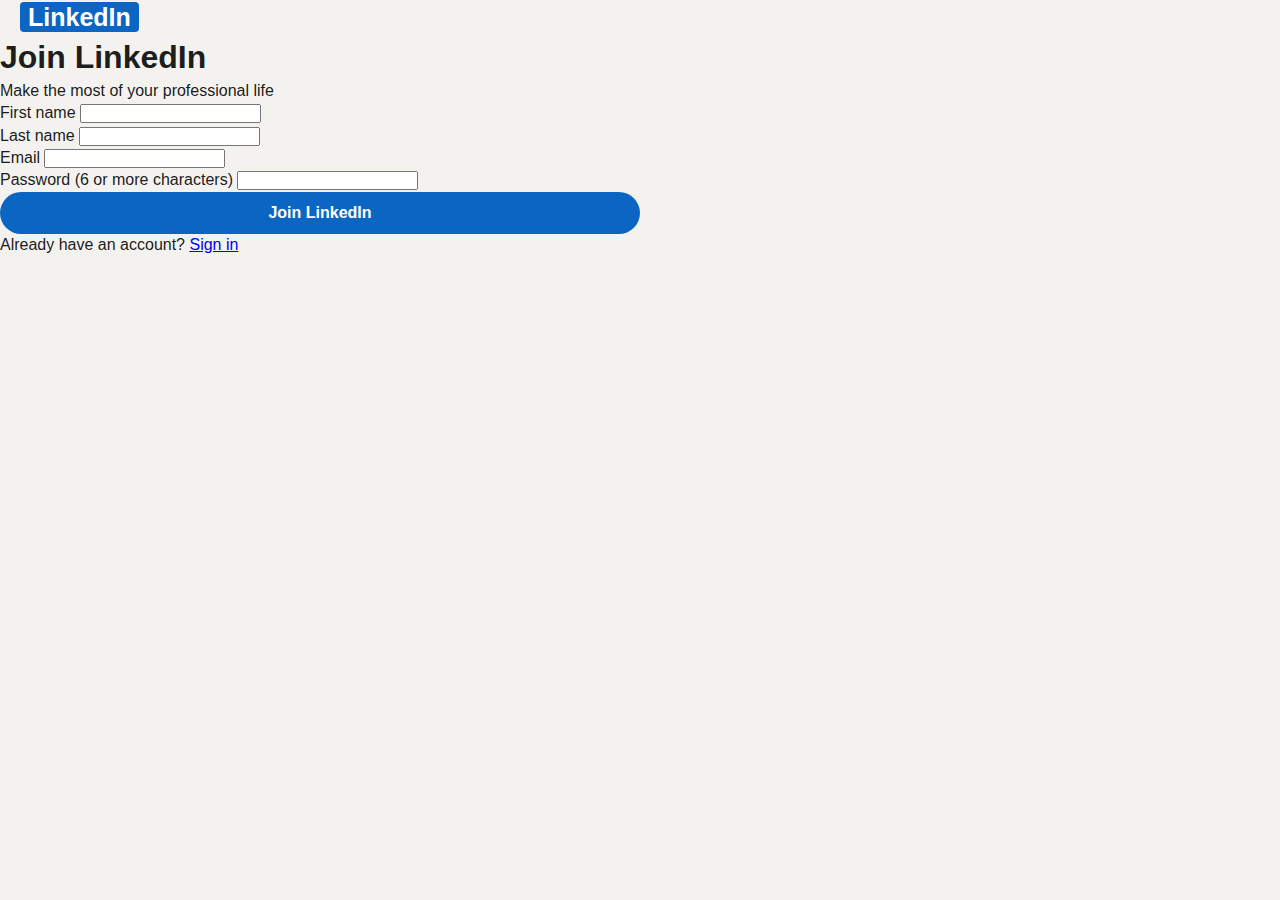
<file: html/signup.html>
<!DOCTYPE html>
<html lang="en">
<head>
    <meta charset="UTF-8">
    <meta name="viewport" content="width=device-width, initial-scale=1.0">
    <title>LinkedIn Clone - Sign Up</title>
    <link rel="stylesheet" href="../css/styles.css">
</head>
<body>
    <div class="login-container">
        <div class="login-header">
            <div class="logo">
                <span class="linkedin-logo">LinkedIn</span>
            </div>
        </div>
        
        <div class="login-form-container">
            <h1>Join LinkedIn</h1>
            <p>Make the most of your professional life</p>
            
            <form id="signupForm" class="login-form">
                <div class="form-group">
                    <label for="firstName">First name</label>
                    <input type="text" id="firstName" name="firstName" required>
                </div>
                
                <div class="form-group">
                    <label for="lastName">Last name</label>
                    <input type="text" id="lastName" name="lastName" required>
                </div>
                
                <div class="form-group">
                    <label for="email">Email</label>
                    <input type="email" id="email" name="email" required>
                </div>
                
                <div class="form-group">
                    <label for="password">Password (6 or more characters)</label>
                    <input type="password" id="password" name="password" minlength="6" required>
                </div>
                
                <button type="submit" class="btn-primary">Join LinkedIn</button>
                
                <div class="signup-link">
                    <p>Already have an account? <a href="index.html">Sign in</a></p>
                </div>
            </form>
        </div>
    </div>
    
    <script src="../js/auth.js"></script>
</body>
</html>
</file>
<file: css/styles.css>
* {
    margin: 0;
    padding: 0;
    box-sizing: border-box;
}
body {
    font-family: -apple-system, BlinkMacSystemFont, 'Segoe UI', Roboto, Oxygen, Ubuntu, Cantarell, sans-serif;
    background-color: #f3f2ef;
    color: #000000e6;
    line-height: 1.4;
}
.logo {
    max-width: 1200px;
    margin: 0 ;
    padding: 0 20px;
    margin-right: 0px;
}

.linkedin-logo {
    background-color: #0a66c2;
    color: white;
    font-size: 25px;
    font-weight: bold;
    padding: 1px 8px;
    border-radius: 4px;
}

.accept {
  background-color: #0a66c2;
  color: white;
}

.reject {
  background-color: #e0e0e0;
  color: #333;
}
.btn-primary {
    width: 50%;
    background-color: #0a66c2;
    color: white;
    border: none;
    padding: 12px;
    border-radius: 24px;
    font-size: 16px;
    font-weight: 600;
    cursor: pointer;
    transition: background-color 0.2s;
}

.btn-primary:hover {
    background-color: #004182;
}

.btn-secondary {
    background-color: transparent;
    color: #0a66c2;
    border: 1px solid #0a66c2;
    padding: 8px 16px;
    border-radius: 24px;
    font-size: 14px;
    font-weight: 600;
    cursor: pointer;
    transition: all 0.2s;
}

.btn-secondary:hover {
    background-color: #e7f3ff;
}

.icon svg {
    width: 25px;
    height: 25px;
    vertical-align: middle;
}

.icon2 svg {
    width: 25px;
    height: 25px;
    vertical-align: middle;
}

.share svg {
    width: 22px;
    height: 22px;
    vertical-align: middle;
}

.icon3 svg {
    width: 25px;
    height: 25px;
    vertical-align: middle;
}

.icon4 svg {
    width: 25px;
    height: 25px;
    vertical-align: middle;
}

.cam svg{
    width: 20px;
    height: 20px;
    vertical-align: middle;
}

.vid svg{
    width: 20px;
    height: 20px;
    vertical-align: middle;
}

.art svg{
    width: 20px;
    height: 20px;
    vertical-align: middle;
}
.pfp{
    content: url(../Images/download.jpeg);
    width: 32px;
    height: 32px;
    border-radius: 50%;
    display: inline-block;
}
/* Navigation */
.navbar {
  background-color: #ffffff;
  border-bottom: 1px solid #e0e0e0;
  position: sticky;
  top: 0;
  z-index: 1000;
}

.nav-container {
    max-width: 1200px;
    margin: 0 auto;
    display: flex;
    justify-content: space-between;
    align-items: center;
    padding: 4px 10px;
}

.nav-left {
    display: flex;
    align-items: center;
    gap: 1px;
}

.search-box input {
    width: 300px;
    padding: 6px 12px;
    border: 1px solid #e0e0e0;
    border-radius: 4px;
    background-color: #f3f2ef;
    margin-left: 2px;
    margin-right: 2px;
}

.nav-right {
    display: flex;
    align-items: center;
    gap: 10px;
        
}

.nav-links {
    display: flex;
    gap: 15px;
}

.nav-item {
    display: flex;
    flex-direction: column;
    align-items: center;
    padding: 8px 12px;
    text-decoration: none;
    color: #666666;
    font-size: 12px;
    border-radius: 4px;
    transition: color 0.2s;
}

.nav-item:hover, .nav-item.active {
    color: #000000;
}

.nav-item span:first-child {
    font-size: 20px;
    margin-bottom: 4px;
}
.logout-btn {
    background-color: #0a66c2;
    color: white;
    border: none;
    padding: 8px 16px;
    border-radius: 4px;
    cursor: pointer;
    font-size: 14px;
}
/* Main Layout */
.main-container {
    max-width: 1400px;
    margin: 24px auto;
    display: grid;
    grid-template-columns: 225px 1fr 300px;
    gap: 10px;
    padding: 0 16px;
}

/* Sidebar Styles */
.left-sidebar, .right-sidebar {
    display: flex;
    flex-direction: column;
    gap: 16px;
}

.profile-card, .sidebar-section, .news-section, .ad-section {
    background-color: #ffffff;
    border: 1px solid #e0e0e0;
    border-radius: 8px;
    overflow: hidden;
}

.profile-cover {
  width: 100%;
  height: 100px;           
  background-image: url("../Images/luffy.jpg");
  background-size: cover; 
  background-position: center;
  border-radius: 8px;
}



.profile-info {
    padding: 16px;
    text-align: center;
}
.composer-avatar {
    content: url(../Images/download.jpeg);
}
.profile-avatar{
    content: url(../Images/download.jpeg);
    width: 64px;
    height: 64px;
    border-radius: 50%;
    margin: -32px auto 12px;
    border: 2px solid white;
}
.profile-avatar-large , .post-avatar-1, .post-avatar-2, .post-avatar-3, .composer-avatar, 
.suggested-avatar-1, .suggested-avatar-2, .suggested-avatar-3,
.suggestion-avatar-1, .suggestion-avatar-5, .suggestion-avatar-6, .suggestion-avatar-7, 
.suggestion-avatar-8, .suggestion-avatar-9,  .invitation-avatar-1, .invitation-avatar-2, .exp-logo, .edu-logo {  
    width: 64px;
    height: 64px;
    border-radius: 50%;
    margin: -32px auto 12px;
    border: 2px solid white;
}

.post-avatar-1, .suggested-avatar-1 {
    content: url(../Images/download.png);
}
.post-avatar-2, .suggested-avatar-2 {
    content: url(../Images/download\ \(1\).png);
}
.post-avatar-3 {
    content: url(../Images/images\ \(3\).jpeg);
}
.suggested-avatar-3 {
    content: url(../Images/download\ \(2\).jpeg);
}

.suggestion-avatar-1 {
  width: 60px;
  height: 60px;
  border-radius: 50%;
  background-image: url("../Images/images\ \(1\).jpeg");
  background-size: cover;
  background-position: center;
  flex-shrink: 0;      
}

.suggestion-avatar-2 {
  width: 60px;
  height: 60px;
  border-radius: 50%;
  background-image: url("../Images/download\ \(3\).png");
  background-size: cover;
  background-position: center;
  flex-shrink: 0;      
}

.suggestion-avatar-3 {
  width: 60px;
  height: 60px;
  border-radius: 50%;
  background-image: url("../Images/download\ \(2\).png");
  background-size: cover;
  background-position: center;
  flex-shrink: 0;      
}

.suggestion-avatar-4 {
  width: 60px;
  height: 60px;
  border-radius: 50%;
  background-image: url("../Images/download\ \(1\).jpeg");
  background-size: cover;
  background-position: center;
  flex-shrink: 0;      
}

.suggestion-avatar-5 {
  width: 60px;
  height: 60px;
  border-radius: 50%;
  background-image: url("../Images/download\ \(2\).jpeg");
  background-size: cover;
  flex-shrink: 0;
  background-position: center;
  flex-shrink: 0;    
  margin-top: 5px;  
}

.suggestion-avatar-6 {
  width: 60px;
  height: 60px;
  border-radius: 50%;
  background-image: url("../Images/download\ \(3\).jpeg");
  background-size: cover;
  background-position: center;
  margin-top: 5px;  
  flex-shrink: 0;
  flex-shrink: 0;      
}

.suggestion-info h3 {
  margin: 0;
  font-size: 16px;
}

.suggestion-info p {
  margin: 2px 0 0;
  font-size: 14px;
  color: #555;
}

.invitation-avatar-1 {
    content: url(../Images/girly.webp);
}

.invitation-avatar-2 {
    content: url(../Images/images\ \(2\).jpeg);
}
.edu-logo{
    content: url(../Images/Chitkara.jpeg);
}
.profile-avatar-large {
    width: 152px;
    height: 152px;
    margin: -76px  auto 16px;
    content: url(../Images/download.jpeg);
}

.post-avatar-1, .post-avatar-2, .post-avatar-3, .composer-avatar, .suggested-avatar-1,
 .suggested-avatar-2, .suggested-avatar-3{
    width: 48px;
    height: 48px;
    margin: 0;
}

.suggestion-avatar-1, .suggestion-avatar-2, .invitation-avatar-1, .invitation-avatar-2 {
    width: 56px;
    height: 56px;
    margin: 0;
}

.exp-logo, .edu-logo , .exp-logo-2 {
    width: 48px;
    height: 48px;
    margin: 0;
    border-radius: 4px;
}

.exp-logo{
    content: url(../Images/barclays.png);
}

.exp-logo-2{
    content: url(../Images/morganstanley.jpg);
}
.profile-info h3 {
    font-size: 16px;
    margin-bottom: 4px;
}

.profile-info p {
    color: #666666;
    font-size: 14px;
}

.profile-stats {
    padding: 16px;
    border-top: 1px solid #e0e0e0;
}

.stat-item {
    display: flex;
    justify-content: space-between;
    margin-bottom: 8px;
    font-size: 14px;
}

.stat-number {
    color: #0a66c2;
    font-weight: 600;
}

.sidebar-section {
    padding: 16px;
}

.sidebar-section h4 {
    margin-bottom: 8px;
    font-size: 16px;
}

.sidebar-section p {
    color: #666666;
    font-size: 14px;
}

/* Main Content */
.main-content {
    display: flex;
    flex-direction: column;
    gap: 16px;
}

.post-composer {
    background-color: #ffffff;
    border: 1px solid #e0e0e0;
    border-radius: 8px;
    padding: 16px;
}

.composer-header {
    display: flex;
    align-items: center;
    gap: 12px;
    margin-bottom: 16px;
}

.composer-header input {
    flex: 1;
    padding: 12px 16px;
    border: 1px solid #e0e0e0;
    border-radius: 24px;
    font-size: 14px;
    background-color: #f3f2ef;
}

.composer-actions {
    display: flex;
    gap: 60px;
}

.composer-btn {
    background: none;
    border: none;
    color: #666666;
    font-size: 14px;
    cursor: pointer;
    padding: 8px;
    border-radius: 4px;
    transition: background-color 0.2s;
}

.composer-btn:hover {
    background-color: #f3f2ef;
}

/* Right Sidebar */
.news-section, .ad-section {
    padding: 16px;
}

.news-section h3 {
    margin-bottom: 16px;
    font-size: 16px;
}

.news-item {
    margin-bottom: 16px;
}

.news-item h4 {
    font-size: 14px;
    margin-bottom: 4px;
    color: #0a66c2;
    cursor: pointer;
}

.news-item span {
    font-size: 12px;
    color: #666666;
}

.ad-section p {
    font-size: 12px;
    color: #666666;
    margin-bottom: 8px;
}

.ad-content h4 {
    font-size: 14px;
    margin-bottom: 4px;
}

.ad-content p {
    font-size: 12px;
    color: #666666;
}

/* Footer */
.footer-section {
    padding: 16px;
    font-size: 12px;
}

.footer-links {
    display: flex;
    flex-wrap: wrap;
    gap: 8px 16px;
    margin-bottom: 12px;
}

.footer-links a {
    color: #666666;
    text-decoration: none;
}

.footer-links a:hover {
    color: #0a66c2;
    text-decoration: underline;
}

.footer-brand {
    display: flex;
    align-items: center;
    color: #666666;
}
/* Responsive Design */
@media (max-width: 1024px) {
    .main-container {
        grid-template-columns: 1fr;
        gap: 16px;
    }
    
    .left-sidebar, .right-sidebar, .profile-sidebar, .network-sidebar, .network-sidebar-right {
        display: none;
    }
    
    .profile-main {
        grid-column: 1;
    }
}

@media (max-width: 768px) {
    .nav-container {
        padding: 8px;
    }
    
    .search-box input {
        width: 200px;
    }
    
    .nav-item span:last-child {
        display: none;
    }
    
    .suggestions-grid {
        grid-template-columns: 1fr;
    }
    
    .profile-header-info {
        flex-direction: column;
        text-align: center;
    }
    
    .profile-actions {
        margin-left: 0;
    }
}
</file>
<file: css/signUP.css>
/* Login/Signup Styles */
.login-container {
    min-height: 100vh;
    background-color: #ffffff;
}

.login-header {
    padding: 10px 0;
    border-bottom: 1px solid #e0e0e0;
}

.logo {
    max-width: 1200px;
    margin: 0 ;
    padding: 0 20px;
    margin-right: 0px;
}

.linkedin-logo {
    background-color: #0a66c2;
    color: white;
    font-size: 25px;
    font-weight: bold;
    padding: 1px 8px;
    border-radius: 4px;
}

.login-form-container {
    max-width: 400px;
    margin: 60px auto;
    padding: 40px;
    background-color: #ffffff;
    border-radius: 8px;
    box-shadow: 0 4px 12px rgba(0, 0, 0, 0.15);
}

.login-form-container h1 {
    font-size: 32px;
    margin-bottom: 8px;
    font-weight: 400;
}

.login-form-container p {
    color: #666666;
    margin-bottom: 24px;
}

.form-group {
    margin-bottom: 20px;
}

.form-group label {
    display: block;
    margin-bottom: 6px;
    font-size: 14px;
    color: #666666;
}

.form-group input {
    width: 100%;
    padding: 12px;
    border: 1px solid #666666;
    border-radius: 4px;
    font-size: 16px;
    transition: border-color 0.2s;
}

.form-group input:focus {
    outline: none;
    border-color: #0a66c2;
    border-width: 2px;
}

.accept {
    background-color: #0a66c2;
    color: white;
  }
  
  .reject {
    background-color: #e0e0e0;
    color: #333;
  }
  .btn-primary {
      width: 50%;
      background-color: #0a66c2;
      color: white;
      border: none;
      padding: 12px;
      border-radius: 24px;
      font-size: 16px;
      font-weight: 600;
      cursor: pointer;
      transition: background-color 0.2s;
  }
  
  .btn-primary:hover {
      background-color: #004182;
  }
  
  .btn-secondary {
      background-color: transparent;
      color: #0a66c2;
      border: 1px solid #0a66c2;
      padding: 8px 16px;
      border-radius: 24px;
      font-size: 14px;
      font-weight: 600;
      cursor: pointer;
      transition: all 0.2s;
  }
  
  .btn-secondary:hover {
      background-color: #e7f3ff;
  }
  
  .btn-outline {
      background-color: transparent;
      color: #0a66c2;
      border: 1px solid #0a66c2;
      padding: 12px 24px;
      border-radius: 24px;
      font-size: 16px;
      font-weight: 600;
      cursor: pointer;
      transition: all 0.2s;
  }
  
  .btn-outline:hover {
      background-color: #e7f3ff;
  }
  
.signup-link {
    text-align: center;
    margin-top: 24px;
}

.signup-link a {
    color: #0a66c2;
    text-decoration: none;
    font-weight: 600;
}

.signup-link a:hover {
    text-decoration: underline;
}
</file>
<file: css/aboutUS.css>
body {
    margin: 0;
    font-family: 'Segoe UI', 'Arial', sans-serif;
    background: #f4f8fb;
    color: #232323;
}
.sticky-header {
    position: sticky;
    top: 1px;
    background: #fff;
    z-index: 100;
    padding: 1px;
}

.login-container {
    min-height: 100vh;
    background-color: #ffffff;
}

.login-header {
    padding: 10px 0;
    border-bottom: 1px solid #e0e0e0;
}


.logo {
    max-width: 1200px;
    margin: 0 ;
    padding: 0 20px;
    margin-right: 0px;
}

.linkedin-logo {
    background-color: #0a66c2;
    color: white;
    font-size: 25px;
    font-weight: bold;
    padding: 1px 8px;
    border-radius: 4px;
}
#imgh {
    width: 96px ;
    height: 96px;
    margin: 0 auto 18px auto;
    display: block;
}

.header-underline {
    width: 1000vw;
    height: 2.5px;
    background: #e3e7e9; /* LinkedIn blue underline */
    margin-bottom: -4px;
}

/* Hero section with background */
.hero-section {
    position: relative;
    min-height: 820px;
    background: white ;
    background-image: url('https://content.linkedin.com/content/dam/me/about/aboutus-hero-banner-dsk.jpg.original.jpg') top center no-repeat;
    background-size: cover;
    width: 100vw;
    overflow: hidden;
}

.background-overlay {
    position: absolute;
    top: 0; left: 0; right: 0; bottom: 0;
    background: linear-gradient(to bottom, #eaf5fb 70%, rgba(234,245,251,0) 100%);
    z-index: 1;
}

.hero-content {
    position: relative;
    z-index: 2;
    text-align: center;
    padding-top: 130px;  /* to create 130px gap from underline */
    max-width: 950px;
    margin: 0 auto;
}

.about-logo {
    margin-bottom: 24px;
    width: 62px;
    height: 62px;
}

h1 {
    font-size: 3.2rem;
    font-weight: 400;
    margin: 0 0 18px 0;
    color: #222;
}

.subtitle {
    font-size: 1.22rem;
    color: #555;
    margin-bottom: 0;
    margin-top: 2px;
}

.info-block {
    margin-bottom: 0;
    margin-top: 0;
    font-family: /* Roman */ Source Sans Pro, Helvetica, Arial, sans-serif, /* CJK */ Hiragino Kaku Gothic Pro, Meiryo, Hiragino Sans GB W3, /* Arabic */ Noto Naskh Arabic, Droid Arabic Naskh, Geeza Pro, Simplified Arabic, /* Thai */ Noto Sans Thai, Thonburi, Dokchampa, Droid Sans Thai, /* Sans Fallbacks */ Droid Sans Fallback, -apple-system, '.SFNSDisplay-Regular', /* CJK Fallbacks */ Heiti SC, Microsoft Yahei, Segoe UI;;
}

.info-block h2 {
    font-size: 1.32rem;
    font-weight: 500;
    margin: 0 0 12px 0;
    color: #333;
}

.info-block p {
    font-size: 1.09rem;
    color: #444;
    margin: 0;
}

/* Info Section */
.info-section {
    background: #eaf5fb;
    margin-top: 10px;
    padding: 52px 0 41px 0;
    border-radius: 0 0 20px 20px;
    width: 100vw;
}

.info-container {
    margin-left: 36px;
    margin-right: 36px;
}

.info-container h2 {
    font-size: 2.1rem;
    font-weight: 400;
    margin-bottom: 32px;
    text-align: left;
    color: #232323;
    letter-spacing: 0.02em;
}

.card-row {
    display: flex;
    flex-direction: row;
    justify-content: flex-start;
    gap: 36px;
    align-items: flex-start;
}

.card {
    background: #eaf5fb;
    border-radius: 17px;
    width: 265px;
    padding: 22px 16px 12px 16px;
    display: flex;
    flex-direction: column;
    align-items: center;
    box-shadow: none;
    text-align: center;
}

.card img {
    width: 92px;
    height: 92px;
    margin-bottom: 14px;
    object-fit: cover;
    border-radius: 16px;
}

.card-title {
    font-size: 1.16rem;
    font-weight: 600;
    color: #222;
    margin-bottom: 10px;
}

.card-text {
    font-size: 1.03rem;
    color: #666;
    margin-bottom: 11px;
}

.card a {
    color: #1877B2;
    font-size: 1.02rem;
    font-weight: 500;
    text-decoration: none;
    margin-top: 7px;
}


/* Footer */
footer {
    /* background: #f8f3f4dc; */
    background: white;
    padding: 6px 0 27px 0;
    text-align: center;
    width: 100vw;
}

.footer-links {
    display: flex;
    justify-content: center;
    gap: 34px;
    font-size: 1.03rem;
    font-weight: 500;
    color: #716f6f;
    padding: 20px 0 7px 0;
}

.footer-links span {
    cursor: pointer;
    transition: color 0.21s;
}

.footer-links span:hover {
    color: #158dd7;
}

.footer-bottom {
    margin-top: 1px;
    display: flex;
    align-items: center;
    justify-content: center;
    gap: 7px;
    color: #666;
    font-size: 1.09rem;
}

.footer-logo {
    height: 40px;
    margin-right: 4px;
    width: 42px;
}
</file>
